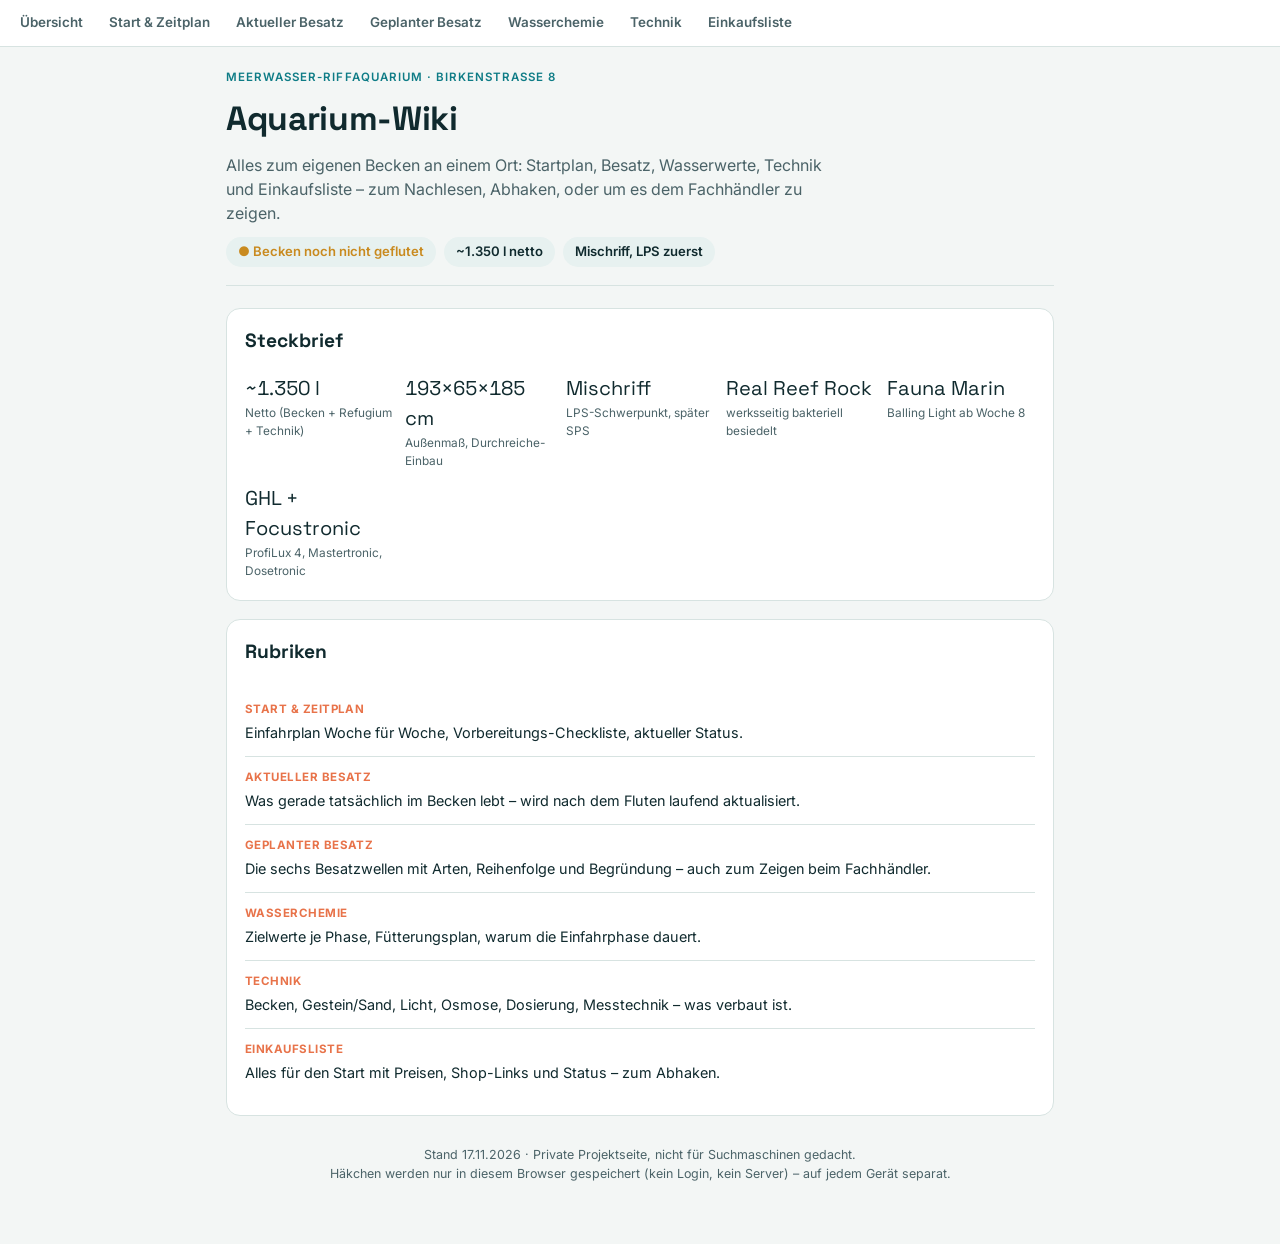
<file: index.html>
<!doctype html>
<html lang="de">
<head>
<meta charset="utf-8">
<meta name="viewport" content="width=device-width,initial-scale=1,viewport-fit=cover">
<title>Aquarium-Wiki Birkenstraße 8</title>
<meta name="robots" content="noindex, nofollow">
<link rel="stylesheet" href="https://fonts.googleapis.com/css2?family=Space+Grotesk:wght@500;700&family=Inter:wght@400;500;600;700&display=swap">
<link rel="stylesheet" href="style.css">
</head>
<body>
<nav class="topnav">
  <a href="index.html">Übersicht</a>
  <a href="start.html">Start &amp; Zeitplan</a>
  <a href="besatz-aktuell.html">Aktueller Besatz</a>
  <a href="besatz-geplant.html">Geplanter Besatz</a>
  <a href="wasserchemie.html">Wasserchemie</a>
  <a href="technik.html">Technik</a>
  <a href="einkauf.html">Einkaufsliste</a>
</nav>
<div class="wrap">
  <div class="hero">
    <div class="eyebrow">Meerwasser-Riffaquarium · Birkenstraße 8</div>
    <h1>Aquarium-Wiki</h1>
    <p class="muted" style="margin:0;max-width:60ch">Alles zum eigenen Becken an einem Ort: Startplan, Besatz, Wasserwerte, Technik und Einkaufsliste – zum Nachlesen, Abhaken, oder um es dem Fachhändler zu zeigen.</p>
    <div class="status-row">
      <span class="pill warn">● Becken noch nicht geflutet</span>
      <span class="pill">~1.350 l netto</span>
      <span class="pill">Mischriff, LPS zuerst</span>
    </div>
  </div>

  <div class="card">
    <div class="section-head"><h2>Steckbrief</h2></div>
    <div class="steckbrief">
      <div class="stat"><div class="num">~1.350 l</div><div class="lbl">Netto (Becken + Refugium + Technik)</div></div>
      <div class="stat"><div class="num">193×65×185 cm</div><div class="lbl">Außenmaß, Durchreiche-Einbau</div></div>
      <div class="stat"><div class="num">Mischriff</div><div class="lbl">LPS-Schwerpunkt, später SPS</div></div>
      <div class="stat"><div class="num">Real Reef Rock</div><div class="lbl">werksseitig bakteriell besiedelt</div></div>
      <div class="stat"><div class="num">Fauna Marin</div><div class="lbl">Balling Light ab Woche 8</div></div>
      <div class="stat"><div class="num">GHL + Focustronic</div><div class="lbl">ProfiLux 4, Mastertronic, Dosetronic</div></div>
    </div>
  </div>

  <div class="card">
    <div class="section-head"><h2>Rubriken</h2></div>
    <div class="cat">
      <div class="block-item"><div class="who">Start &amp; Zeitplan</div><p>Einfahrplan Woche für Woche, Vorbereitungs-Checkliste, aktueller Status.</p></div>
      <div class="block-item"><div class="who">Aktueller Besatz</div><p>Was gerade tatsächlich im Becken lebt – wird nach dem Fluten laufend aktualisiert.</p></div>
      <div class="block-item"><div class="who">Geplanter Besatz</div><p>Die sechs Besatzwellen mit Arten, Reihenfolge und Begründung – auch zum Zeigen beim Fachhändler.</p></div>
      <div class="block-item"><div class="who">Wasserchemie</div><p>Zielwerte je Phase, Fütterungsplan, warum die Einfahrphase dauert.</p></div>
      <div class="block-item"><div class="who">Technik</div><p>Becken, Gestein/Sand, Licht, Osmose, Dosierung, Messtechnik – was verbaut ist.</p></div>
      <div class="block-item"><div class="who">Einkaufsliste</div><p>Alles für den Start mit Preisen, Shop-Links und Status – zum Abhaken.</p></div>
    </div>
  </div>

  <div class="foot">
    Stand 17.11.2026 · Private Projektseite, nicht für Suchmaschinen gedacht.<br>
    Häkchen werden nur in diesem Browser gespeichert (kein Login, kein Server) – auf jedem Gerät separat.
  </div>
</div>
</body>
</html>
</file>
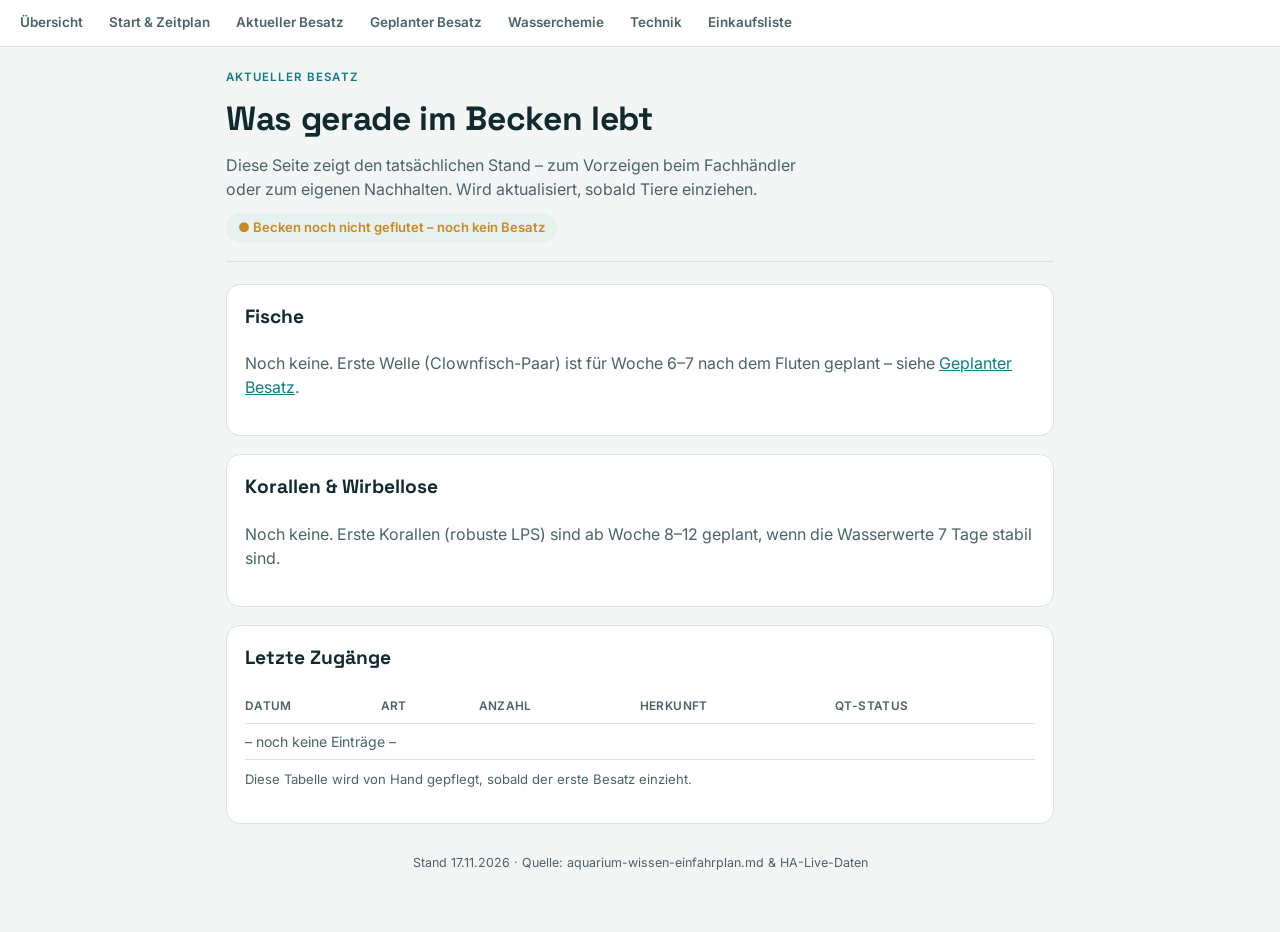
<file: besatz-aktuell.html>
<!doctype html>
<html lang="de">
<head>
<meta charset="utf-8">
<meta name="viewport" content="width=device-width,initial-scale=1,viewport-fit=cover">
<title>Aktueller Besatz – Aquarium-Wiki</title>
<meta name="robots" content="noindex, nofollow">
<link rel="stylesheet" href="https://fonts.googleapis.com/css2?family=Space+Grotesk:wght@500;700&family=Inter:wght@400;500;600;700&display=swap">
<link rel="stylesheet" href="style.css">
</head>
<body>
<nav class="topnav">
  <a href="index.html">Übersicht</a>
  <a href="start.html">Start &amp; Zeitplan</a>
  <a href="besatz-aktuell.html">Aktueller Besatz</a>
  <a href="besatz-geplant.html">Geplanter Besatz</a>
  <a href="wasserchemie.html">Wasserchemie</a>
  <a href="technik.html">Technik</a>
  <a href="einkauf.html">Einkaufsliste</a>
</nav>
<div class="wrap">
  <div class="hero">
    <div class="eyebrow">Aktueller Besatz</div>
    <h1>Was gerade im Becken lebt</h1>
    <p class="muted" style="margin:0;max-width:60ch">Diese Seite zeigt den tatsächlichen Stand – zum Vorzeigen beim Fachhändler oder zum eigenen Nachhalten. Wird aktualisiert, sobald Tiere einziehen.</p>
    <div class="status-row"><span class="pill warn">● Becken noch nicht geflutet – noch kein Besatz</span></div>
  </div>

  <div class="card">
    <div class="section-head"><h2>Fische</h2></div>
    <p class="muted">Noch keine. Erste Welle (Clownfisch-Paar) ist für Woche 6–7 nach dem Fluten geplant – siehe <a href="besatz-geplant.html">Geplanter Besatz</a>.</p>
  </div>

  <div class="card">
    <div class="section-head"><h2>Korallen &amp; Wirbellose</h2></div>
    <p class="muted">Noch keine. Erste Korallen (robuste LPS) sind ab Woche 8–12 geplant, wenn die Wasserwerte 7 Tage stabil sind.</p>
  </div>

  <div class="card">
    <div class="section-head"><h2>Letzte Zugänge</h2></div>
    <div class="tablewrap">
      <table class="data">
        <tr><th>Datum</th><th>Art</th><th>Anzahl</th><th>Herkunft</th><th>QT-Status</th></tr>
        <tr><td colspan="5" class="muted">– noch keine Einträge –</td></tr>
      </table>
    </div>
    <p class="muted" style="font-size:.82rem;margin-top:10px">Diese Tabelle wird von Hand gepflegt, sobald der erste Besatz einzieht.</p>
  </div>

  <div class="foot">Stand 17.11.2026 · Quelle: aquarium-wissen-einfahrplan.md &amp; HA-Live-Daten</div>
</div>
</body>
</html>
</file>
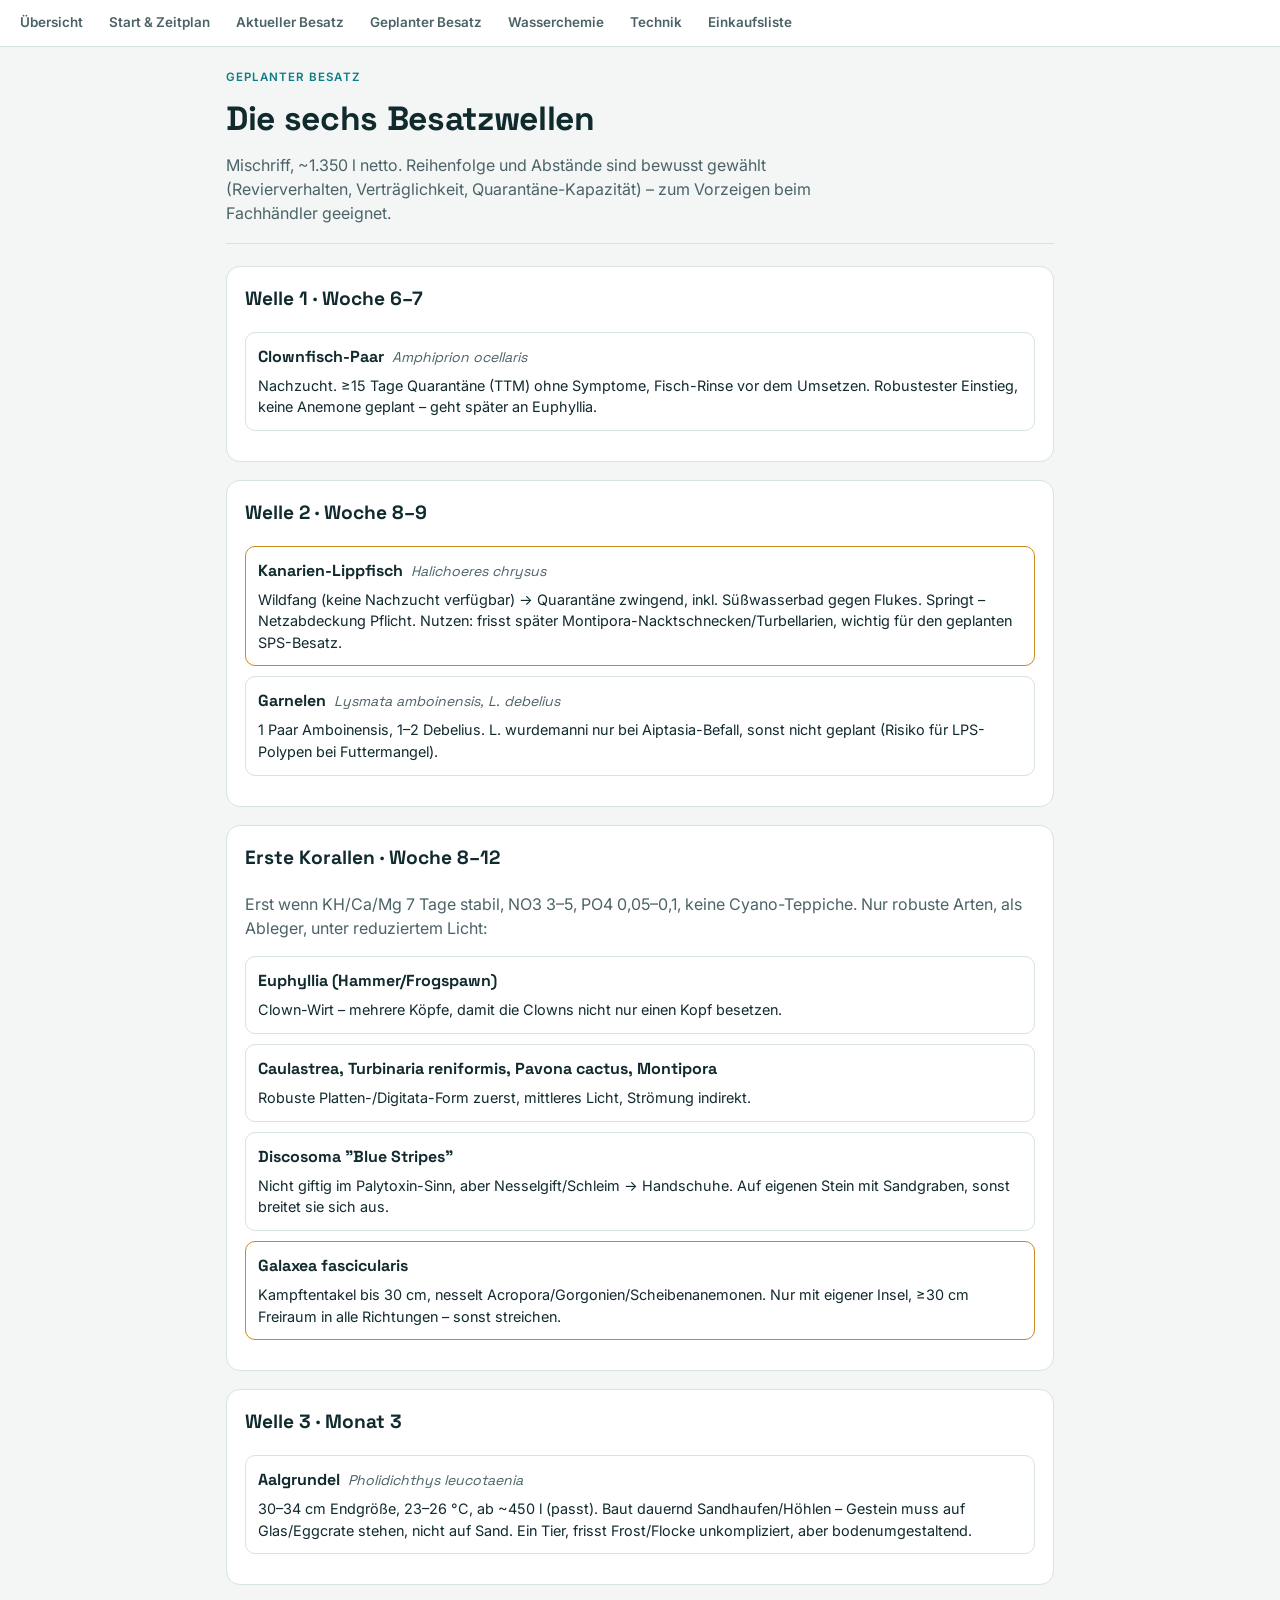
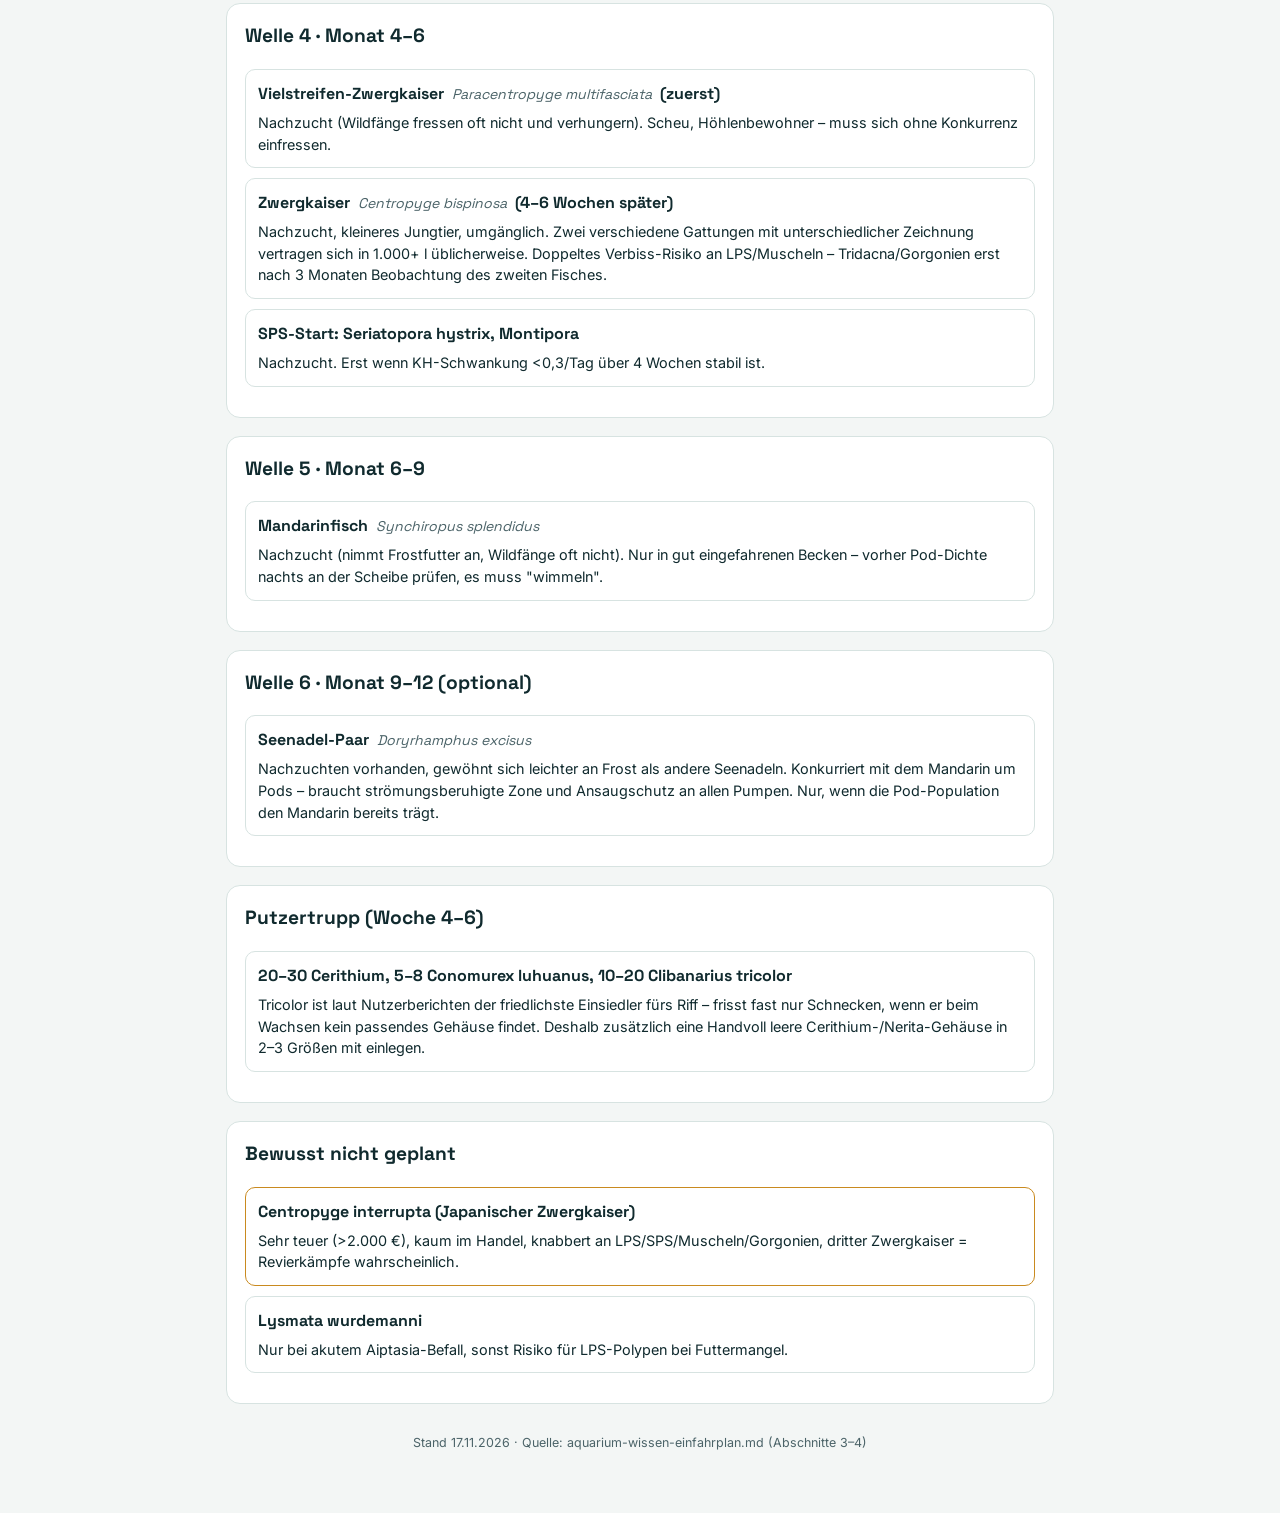
<file: besatz-geplant.html>
<!doctype html>
<html lang="de">
<head>
<meta charset="utf-8">
<meta name="viewport" content="width=device-width,initial-scale=1,viewport-fit=cover">
<title>Geplanter Besatz – Aquarium-Wiki</title>
<meta name="robots" content="noindex, nofollow">
<link rel="stylesheet" href="https://fonts.googleapis.com/css2?family=Space+Grotesk:wght@500;700&family=Inter:wght@400;500;600;700&display=swap">
<link rel="stylesheet" href="style.css">
</head>
<body>
<nav class="topnav">
  <a href="index.html">Übersicht</a>
  <a href="start.html">Start &amp; Zeitplan</a>
  <a href="besatz-aktuell.html">Aktueller Besatz</a>
  <a href="besatz-geplant.html">Geplanter Besatz</a>
  <a href="wasserchemie.html">Wasserchemie</a>
  <a href="technik.html">Technik</a>
  <a href="einkauf.html">Einkaufsliste</a>
</nav>
<div class="wrap">
  <div class="hero">
    <div class="eyebrow">Geplanter Besatz</div>
    <h1>Die sechs Besatzwellen</h1>
    <p class="muted" style="margin:0;max-width:60ch">Mischriff, ~1.350 l netto. Reihenfolge und Abstände sind bewusst gewählt (Revierverhalten, Verträglichkeit, Quarantäne-Kapazität) – zum Vorzeigen beim Fachhändler geeignet.</p>
  </div>

  <div class="card">
    <div class="section-head"><h2>Welle 1 · Woche 6–7</h2></div>
    <div class="species">
      <h3>Clownfisch-Paar <span class="latin">Amphiprion ocellaris</span></h3>
      <p>Nachzucht. ≥15 Tage Quarantäne (TTM) ohne Symptome, Fisch-Rinse vor dem Umsetzen. Robustester Einstieg, keine Anemone geplant – geht später an Euphyllia.</p>
    </div>
  </div>

  <div class="card">
    <div class="section-head"><h2>Welle 2 · Woche 8–9</h2></div>
    <div class="species warn">
      <h3>Kanarien-Lippfisch <span class="latin">Halichoeres chrysus</span></h3>
      <p>Wildfang (keine Nachzucht verfügbar) → Quarantäne zwingend, inkl. Süßwasserbad gegen Flukes. Springt – Netzabdeckung Pflicht. Nutzen: frisst später Montipora-Nacktschnecken/Turbellarien, wichtig für den geplanten SPS-Besatz.</p>
    </div>
    <div class="species">
      <h3>Garnelen <span class="latin">Lysmata amboinensis, L. debelius</span></h3>
      <p>1 Paar Amboinensis, 1–2 Debelius. L. wurdemanni nur bei Aiptasia-Befall, sonst nicht geplant (Risiko für LPS-Polypen bei Futtermangel).</p>
    </div>
  </div>

  <div class="card">
    <div class="section-head"><h2>Erste Korallen · Woche 8–12</h2></div>
    <p class="muted">Erst wenn KH/Ca/Mg 7 Tage stabil, NO3 3–5, PO4 0,05–0,1, keine Cyano-Teppiche. Nur robuste Arten, als Ableger, unter reduziertem Licht:</p>
    <div class="species"><h3>Euphyllia (Hammer/Frogspawn)</h3><p>Clown-Wirt – mehrere Köpfe, damit die Clowns nicht nur einen Kopf besetzen.</p></div>
    <div class="species"><h3>Caulastrea, Turbinaria reniformis, Pavona cactus, Montipora</h3><p>Robuste Platten-/Digitata-Form zuerst, mittleres Licht, Strömung indirekt.</p></div>
    <div class="species"><h3>Discosoma "Blue Stripes"</h3><p>Nicht giftig im Palytoxin-Sinn, aber Nesselgift/Schleim → Handschuhe. Auf eigenen Stein mit Sandgraben, sonst breitet sie sich aus.</p></div>
    <div class="species warn"><h3>Galaxea fascicularis</h3><p>Kampftentakel bis 30 cm, nesselt Acropora/Gorgonien/Scheibenanemonen. Nur mit eigener Insel, ≥30 cm Freiraum in alle Richtungen – sonst streichen.</p></div>
  </div>

  <div class="card">
    <div class="section-head"><h2>Welle 3 · Monat 3</h2></div>
    <div class="species">
      <h3>Aalgrundel <span class="latin">Pholidichthys leucotaenia</span></h3>
      <p>30–34 cm Endgröße, 23–26 °C, ab ~450 l (passt). Baut dauernd Sandhaufen/Höhlen – Gestein muss auf Glas/Eggcrate stehen, nicht auf Sand. Ein Tier, frisst Frost/Flocke unkompliziert, aber bodenumgestaltend.</p>
    </div>
  </div>

  <div class="card">
    <div class="section-head"><h2>Welle 4 · Monat 4–6</h2></div>
    <div class="species">
      <h3>Vielstreifen-Zwergkaiser <span class="latin">Paracentropyge multifasciata</span> (zuerst)</h3>
      <p>Nachzucht (Wildfänge fressen oft nicht und verhungern). Scheu, Höhlenbewohner – muss sich ohne Konkurrenz einfressen.</p>
    </div>
    <div class="species">
      <h3>Zwergkaiser <span class="latin">Centropyge bispinosa</span> (4–6 Wochen später)</h3>
      <p>Nachzucht, kleineres Jungtier, umgänglich. Zwei verschiedene Gattungen mit unterschiedlicher Zeichnung vertragen sich in 1.000+ l üblicherweise. Doppeltes Verbiss-Risiko an LPS/Muscheln – Tridacna/Gorgonien erst nach 3 Monaten Beobachtung des zweiten Fisches.</p>
    </div>
    <div class="species"><h3>SPS-Start: Seriatopora hystrix, Montipora</h3><p>Nachzucht. Erst wenn KH-Schwankung &lt;0,3/Tag über 4 Wochen stabil ist.</p></div>
  </div>

  <div class="card">
    <div class="section-head"><h2>Welle 5 · Monat 6–9</h2></div>
    <div class="species">
      <h3>Mandarinfisch <span class="latin">Synchiropus splendidus</span></h3>
      <p>Nachzucht (nimmt Frostfutter an, Wildfänge oft nicht). Nur in gut eingefahrenen Becken – vorher Pod-Dichte nachts an der Scheibe prüfen, es muss "wimmeln".</p>
    </div>
  </div>

  <div class="card">
    <div class="section-head"><h2>Welle 6 · Monat 9–12 (optional)</h2></div>
    <div class="species">
      <h3>Seenadel-Paar <span class="latin">Doryrhamphus excisus</span></h3>
      <p>Nachzuchten vorhanden, gewöhnt sich leichter an Frost als andere Seenadeln. Konkurriert mit dem Mandarin um Pods – braucht strömungsberuhigte Zone und Ansaugschutz an allen Pumpen. Nur, wenn die Pod-Population den Mandarin bereits trägt.</p>
    </div>
  </div>

  <div class="card">
    <div class="section-head"><h2>Putzertrupp (Woche 4–6)</h2></div>
    <div class="species"><h3>20–30 Cerithium, 5–8 Conomurex luhuanus, 10–20 Clibanarius tricolor</h3><p>Tricolor ist laut Nutzerberichten der friedlichste Einsiedler fürs Riff – frisst fast nur Schnecken, wenn er beim Wachsen kein passendes Gehäuse findet. Deshalb zusätzlich eine Handvoll leere Cerithium-/Nerita-Gehäuse in 2–3 Größen mit einlegen.</p></div>
  </div>

  <div class="card">
    <div class="section-head"><h2>Bewusst nicht geplant</h2></div>
    <div class="species warn"><h3>Centropyge interrupta (Japanischer Zwergkaiser)</h3><p>Sehr teuer (&gt;2.000 €), kaum im Handel, knabbert an LPS/SPS/Muscheln/Gorgonien, dritter Zwergkaiser = Revierkämpfe wahrscheinlich.</p></div>
    <div class="species"><h3>Lysmata wurdemanni</h3><p>Nur bei akutem Aiptasia-Befall, sonst Risiko für LPS-Polypen bei Futtermangel.</p></div>
  </div>

  <div class="foot">Stand 17.11.2026 · Quelle: aquarium-wissen-einfahrplan.md (Abschnitte 3–4)</div>
</div>
</body>
</html>
</file>
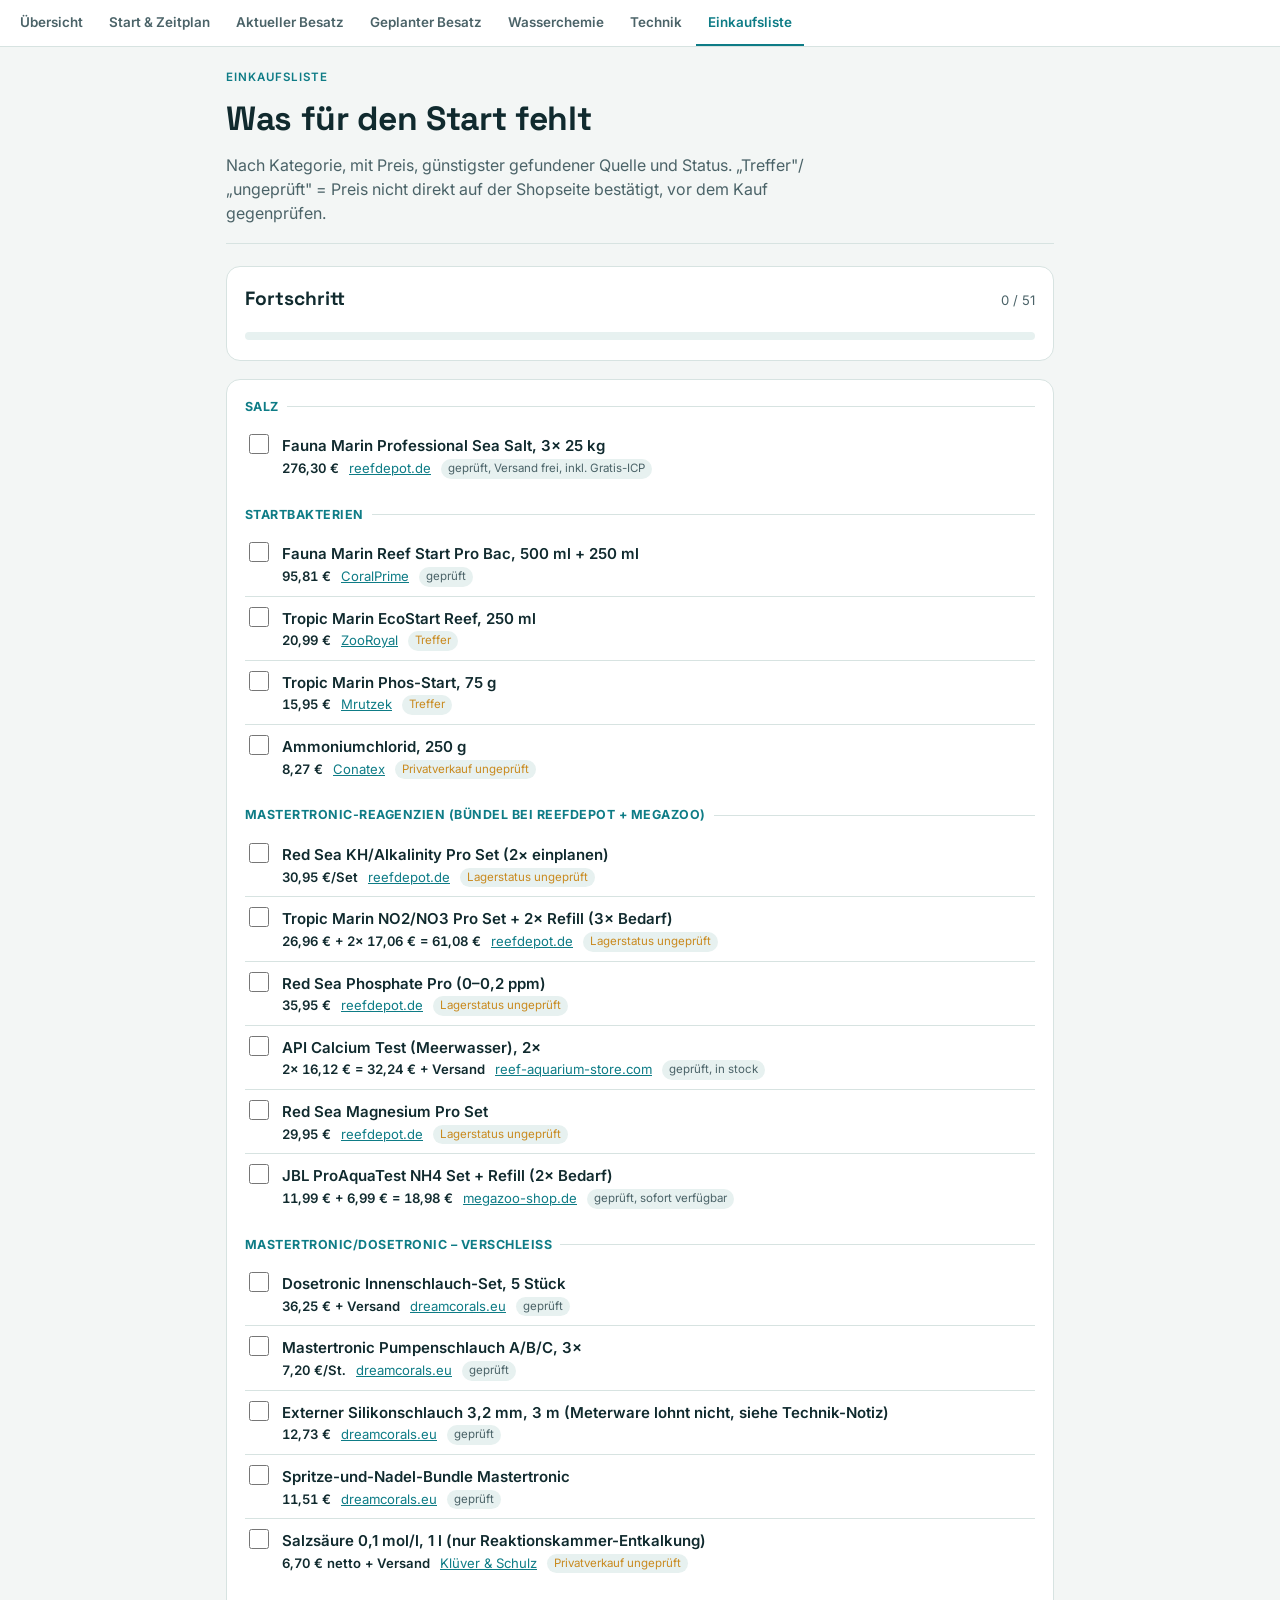
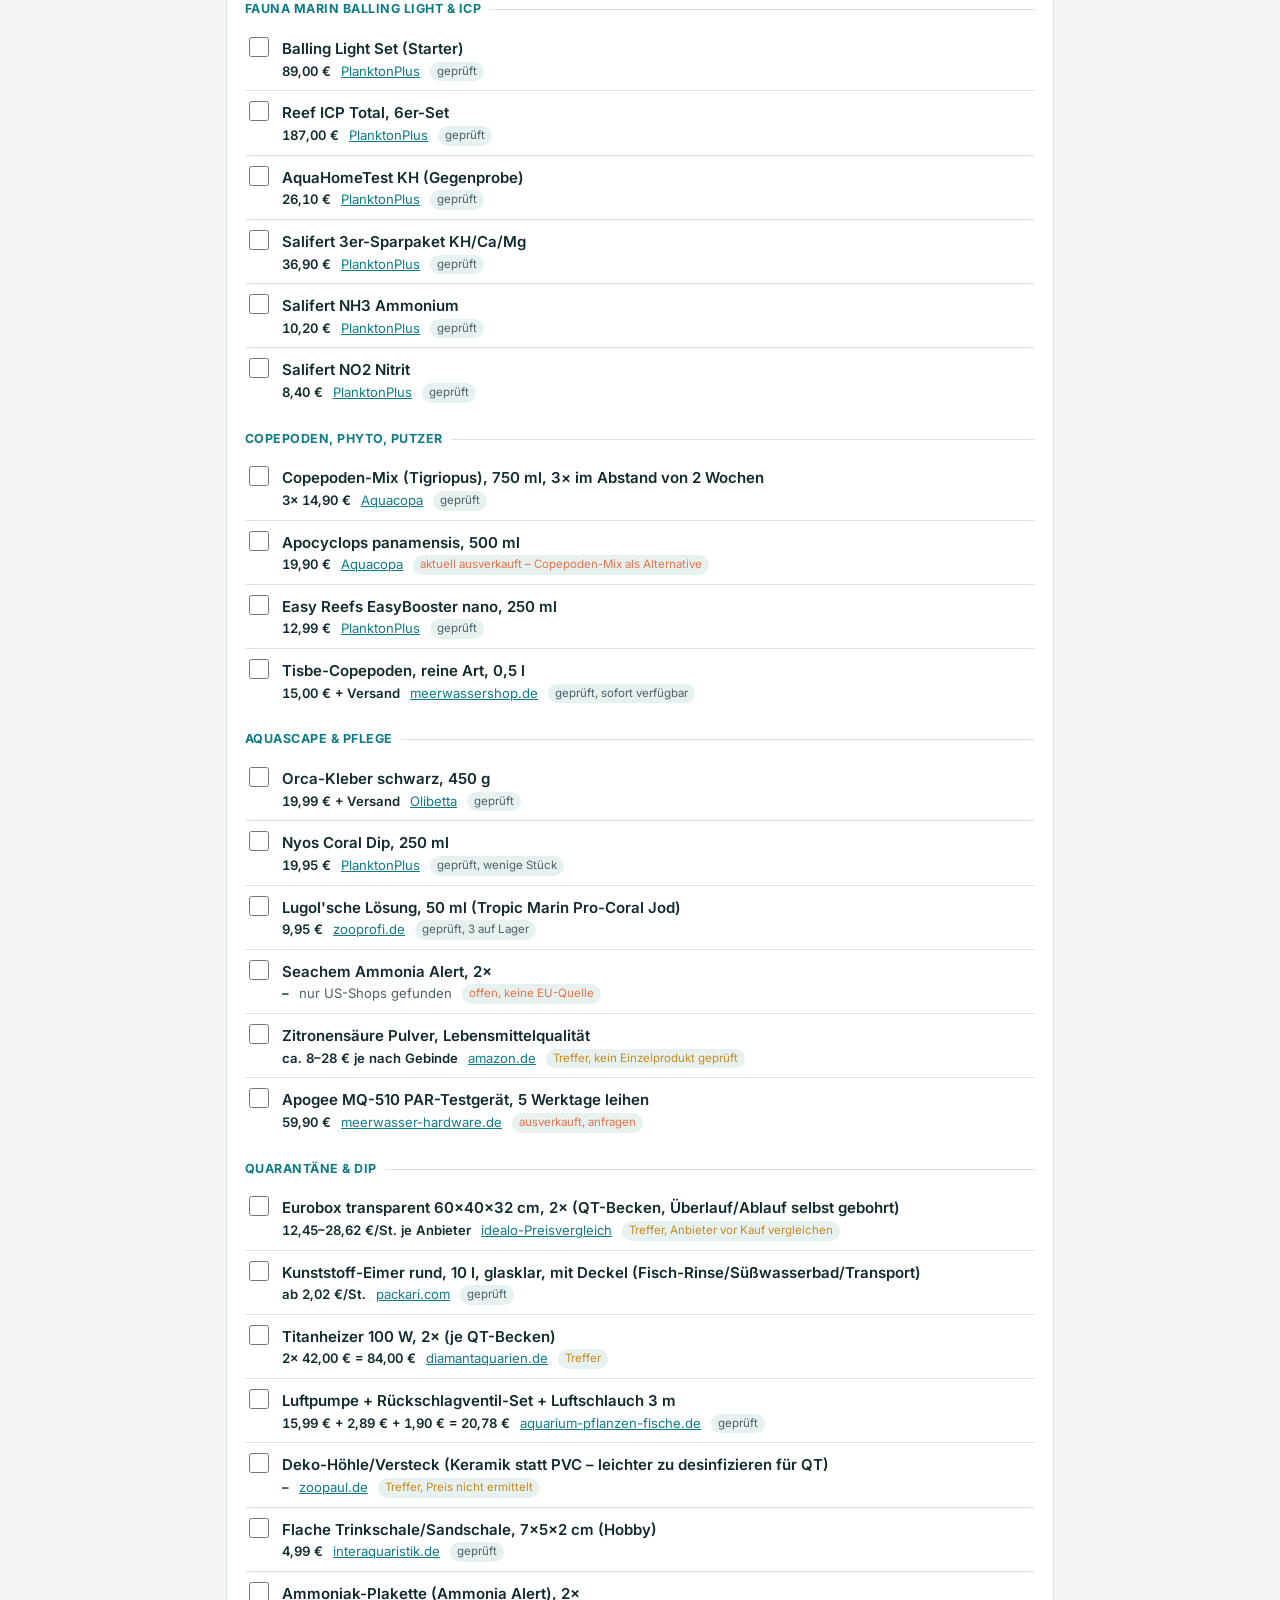
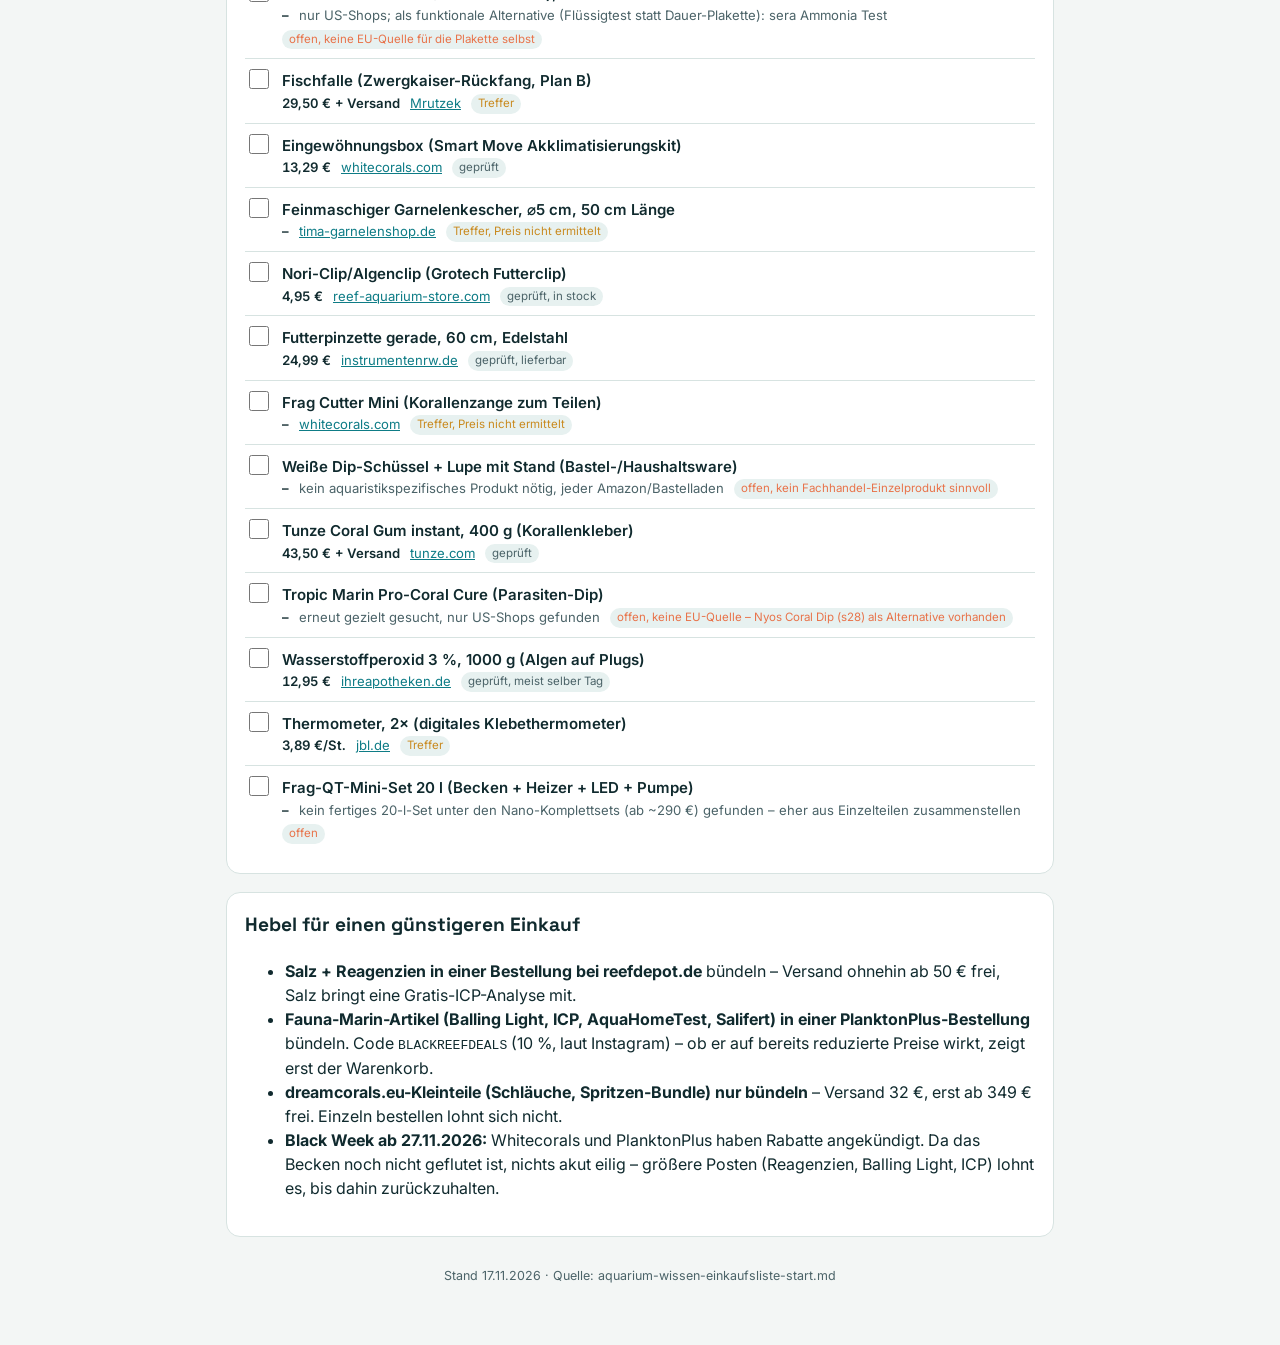
<file: einkauf.html>
<!doctype html>
<html lang="de">
<head>
<meta charset="utf-8">
<meta name="viewport" content="width=device-width,initial-scale=1,viewport-fit=cover">
<title>Einkaufsliste – Aquarium-Wiki</title>
<meta name="robots" content="noindex, nofollow">
<link rel="stylesheet" href="https://fonts.googleapis.com/css2?family=Space+Grotesk:wght@500;700&family=Inter:wght@400;500;600;700&display=swap">
<link rel="stylesheet" href="style.css">
</head>
<body>
<nav class="topnav">
  <a href="index.html">Übersicht</a>
  <a href="start.html">Start &amp; Zeitplan</a>
  <a href="besatz-aktuell.html">Aktueller Besatz</a>
  <a href="besatz-geplant.html">Geplanter Besatz</a>
  <a href="wasserchemie.html">Wasserchemie</a>
  <a href="technik.html">Technik</a>
  <a href="einkauf.html">Einkaufsliste</a>
</nav>
<div class="wrap">
  <div class="hero">
    <div class="eyebrow">Einkaufsliste</div>
    <h1>Was für den Start fehlt</h1>
    <p class="muted" style="margin:0;max-width:60ch">Nach Kategorie, mit Preis, günstigster gefundener Quelle und Status. „Treffer"/„ungeprüft" = Preis nicht direkt auf der Shopseite bestätigt, vor dem Kauf gegenprüfen.</p>
  </div>

  <div class="card">
    <div class="section-head"><h2>Fortschritt</h2><span class="muted" data-progress style="font-size:.82rem"></span></div>
    <div class="progress-track"><div class="progress-fill" data-progressbar></div></div>
  </div>

  <div class="card" id="shopList">
    <div class="cat">
      <div class="cat-title">Salz<span class="line"></span></div>
      <label class="item" data-id="s1"><input type="checkbox" data-id="s1"><span class="body"><span class="label">Fauna Marin Professional Sea Salt, 3× 25 kg</span><span class="meta"><span class="price">276,30 €</span><a href="https://reefdepot.de/fauna-marin/2123-meerwasser-aquaristik-fauna-marin-professional-sea-salt-25kg-4260119457584.html" target="_blank" rel="noopener">reefdepot.de</a><span class="tag">geprüft, Versand frei, inkl. Gratis-ICP</span></span></span></label>
    </div>

    <div class="cat">
      <div class="cat-title">Startbakterien<span class="line"></span></div>
      <label class="item" data-id="s2"><input type="checkbox" data-id="s2"><span class="body"><span class="label">Fauna Marin Reef Start Pro Bac, 500 ml + 250 ml</span><span class="meta"><span class="price">95,81 €</span><a href="https://coralprime.de/products/fauna-marin-reef-start-pro-bac" target="_blank" rel="noopener">CoralPrime</a><span class="tag">geprüft</span></span></span></label>
      <label class="item" data-id="s3"><input type="checkbox" data-id="s3"><span class="body"><span class="label">Tropic Marin EcoStart Reef, 250 ml</span><span class="meta"><span class="price">20,99 €</span><a href="https://www.zooroyal.de/p/tropic-marin-ecostart-reef-250-ml/1000112582/" target="_blank" rel="noopener">ZooRoyal</a><span class="tag unsicher">Treffer</span></span></span></label>
      <label class="item" data-id="s4"><input type="checkbox" data-id="s4"><span class="body"><span class="label">Tropic Marin Phos-Start, 75 g</span><span class="meta"><span class="price">15,95 €</span><a href="https://www.shop-meeresaquaristik.de/Futter-und-Zubehoer/Korallenfutter/Tropic-Marin/Tropic-Marin-Phos-Start-75-g-24462::40200.html" target="_blank" rel="noopener">Mrutzek</a><span class="tag unsicher">Treffer</span></span></span></label>
      <label class="item" data-id="s5"><input type="checkbox" data-id="s5"><span class="body"><span class="label">Ammoniumchlorid, 250 g</span><span class="meta"><span class="price">8,27 €</span><a href="https://www.conatex.com/zentralabitur-kmk-konform/chemie-abitur-materialliste/chemikalien/ammoniumchlorid-250-g.html" target="_blank" rel="noopener">Conatex</a><span class="tag unsicher">Privatverkauf ungeprüft</span></span></span></label>
    </div>

    <div class="cat">
      <div class="cat-title">Mastertronic-Reagenzien (Bündel bei reefdepot + megazoo)<span class="line"></span></div>
      <label class="item" data-id="s6"><input type="checkbox" data-id="s6"><span class="body"><span class="label">Red Sea KH/Alkalinity Pro Set (2× einplanen)</span><span class="meta"><span class="price">30,95 €/Set</span><a href="https://reefdepot.de/red-sea/1105-alkalinitaet-pro-testkit-red-sea-7290100772058.html" target="_blank" rel="noopener">reefdepot.de</a><span class="tag unsicher">Lagerstatus ungeprüft</span></span></span></label>
      <label class="item" data-id="s7"><input type="checkbox" data-id="s7"><span class="body"><span class="label">Tropic Marin NO2/NO3 Pro Set + 2× Refill (3× Bedarf)</span><span class="meta"><span class="price">26,96 € + 2× 17,06 € = 61,08 €</span><a href="https://reefdepot.de/tropic-marin/2751-tropic-marin-no2-no3-pro-test-0619106283608.html" target="_blank" rel="noopener">reefdepot.de</a><span class="tag unsicher">Lagerstatus ungeprüft</span></span></span></label>
      <label class="item" data-id="s8"><input type="checkbox" data-id="s8"><span class="body"><span class="label">Red Sea Phosphate Pro (0–0,2 ppm)</span><span class="meta"><span class="price">35,95 €</span><a href="https://reefdepot.de/red-sea/1112-phosphat-pro-testkit-red-sea-7290100772089.html" target="_blank" rel="noopener">reefdepot.de</a><span class="tag unsicher">Lagerstatus ungeprüft</span></span></span></label>
      <label class="item" data-id="s9"><input type="checkbox" data-id="s9"><span class="body"><span class="label">API Calcium Test (Meerwasser), 2×</span><span class="meta"><span class="price">2× 16,12 € = 32,24 € + Versand</span><a href="https://reef-aquarium-store.com/api-liquid-calcium-test-kit" target="_blank" rel="noopener">reef-aquarium-store.com</a><span class="tag">geprüft, in stock</span></span></span></label>
      <label class="item" data-id="s10"><input type="checkbox" data-id="s10"><span class="body"><span class="label">Red Sea Magnesium Pro Set</span><span class="meta"><span class="price">29,95 €</span><a href="https://reefdepot.de/red-sea/1110-magnesium-pro-testkit-red-sea-7290100772065.html" target="_blank" rel="noopener">reefdepot.de</a><span class="tag unsicher">Lagerstatus ungeprüft</span></span></span></label>
      <label class="item" data-id="s11"><input type="checkbox" data-id="s11"><span class="body"><span class="label">JBL ProAquaTest NH4 Set + Refill (2× Bedarf)</span><span class="meta"><span class="price">11,99 € + 6,99 € = 18,98 €</span><a href="https://www.megazoo-shop.de/PROAQUATEST-NH4-Ammonium" target="_blank" rel="noopener">megazoo-shop.de</a><span class="tag">geprüft, sofort verfügbar</span></span></span></label>
    </div>

    <div class="cat">
      <div class="cat-title">Mastertronic/Dosetronic – Verschleiß<span class="line"></span></div>
      <label class="item" data-id="s12"><input type="checkbox" data-id="s12"><span class="body"><span class="label">Dosetronic Innenschlauch-Set, 5 Stück</span><span class="meta"><span class="price">36,25 € + Versand</span><a href="https://www.dreamcorals.eu/en/detail/3243130/dosetronic-pump-inner-hose-replacement-pack-5-pcs.htm" target="_blank" rel="noopener">dreamcorals.eu</a><span class="tag">geprüft</span></span></span></label>
      <label class="item" data-id="s13"><input type="checkbox" data-id="s13"><span class="body"><span class="label">Mastertronic Pumpenschlauch A/B/C, 3×</span><span class="meta"><span class="price">7,20 €/St.</span><a href="https://www.dreamcorals.eu/en/detail/3138008/mastertronic-pump-abc-inner-hose.htm" target="_blank" rel="noopener">dreamcorals.eu</a><span class="tag">geprüft</span></span></span></label>
      <label class="item" data-id="s14"><input type="checkbox" data-id="s14"><span class="body"><span class="label">Externer Silikonschlauch 3,2 mm, 3 m (Meterware lohnt nicht, siehe Technik-Notiz)</span><span class="meta"><span class="price">12,73 €</span><a href="https://www.dreamcorals.eu/en/detail/3135728/high-quality-silicone-hose-3-2-mm-3-meters.htm" target="_blank" rel="noopener">dreamcorals.eu</a><span class="tag">geprüft</span></span></span></label>
      <label class="item" data-id="s15"><input type="checkbox" data-id="s15"><span class="body"><span class="label">Spritze-und-Nadel-Bundle Mastertronic</span><span class="meta"><span class="price">11,51 €</span><a href="https://www.dreamcorals.eu/en/detail/3137754/syringe-needle-bundle-4-6-for-mastertronic.htm" target="_blank" rel="noopener">dreamcorals.eu</a><span class="tag">geprüft</span></span></span></label>
      <label class="item" data-id="s16"><input type="checkbox" data-id="s16"><span class="body"><span class="label">Salzsäure 0,1 mol/l, 1 l (nur Reaktionskammer-Entkalkung)</span><span class="meta"><span class="price">6,70 € netto + Versand</span><a href="https://klueverundschulz.de/Salzsaeure-0-1-mol-L/882319534" target="_blank" rel="noopener">Klüver &amp; Schulz</a><span class="tag unsicher">Privatverkauf ungeprüft</span></span></span></label>
    </div>

    <div class="cat">
      <div class="cat-title">Fauna Marin Balling Light &amp; ICP<span class="line"></span></div>
      <label class="item" data-id="s17"><input type="checkbox" data-id="s17"><span class="body"><span class="label">Balling Light Set (Starter)</span><span class="meta"><span class="price">89,00 €</span><a href="https://www.planktonplus.de/aktion-fauna-marin-balling-light-set-komplettes-starter-set/FMBASETL" target="_blank" rel="noopener">PlanktonPlus</a><span class="tag">geprüft</span></span></span></label>
      <label class="item" data-id="s18"><input type="checkbox" data-id="s18"><span class="body"><span class="label">Reef ICP Total, 6er-Set</span><span class="meta"><span class="price">187,00 €</span><a href="https://www.planktonplus.de/fauna-marin-reef-icp-test-total-6er-set/2822" target="_blank" rel="noopener">PlanktonPlus</a><span class="tag">geprüft</span></span></span></label>
      <label class="item" data-id="s19"><input type="checkbox" data-id="s19"><span class="body"><span class="label">AquaHomeTest KH (Gegenprobe)</span><span class="meta"><span class="price">26,10 €</span><a href="https://www.planktonplus.de/fauna-marin-aquahometest-kh-alkalinitaet-test-fuer-meerwasseraquarien/FMTESTKH" target="_blank" rel="noopener">PlanktonPlus</a><span class="tag">geprüft</span></span></span></label>
      <label class="item" data-id="s20"><input type="checkbox" data-id="s20"><span class="body"><span class="label">Salifert 3er-Sparpaket KH/Ca/Mg</span><span class="meta"><span class="price">36,90 €</span><a href="https://www.planktonplus.de/salifert-test-3er-sparpaket-kh-ca-mg/ZWT003" target="_blank" rel="noopener">PlanktonPlus</a><span class="tag">geprüft</span></span></span></label>
      <label class="item" data-id="s21"><input type="checkbox" data-id="s21"><span class="body"><span class="label">Salifert NH3 Ammonium</span><span class="meta"><span class="price">10,20 €</span><a href="https://www.planktonplus.de/salifert-profi-test-nh3-ammonium/ZWT013" target="_blank" rel="noopener">PlanktonPlus</a><span class="tag">geprüft</span></span></span></label>
      <label class="item" data-id="s22"><input type="checkbox" data-id="s22"><span class="body"><span class="label">Salifert NO2 Nitrit</span><span class="meta"><span class="price">8,40 €</span><a href="https://www.planktonplus.de/salifert-profi-test-no2-nitrit/ZWT007" target="_blank" rel="noopener">PlanktonPlus</a><span class="tag">geprüft</span></span></span></label>
    </div>

    <div class="cat">
      <div class="cat-title">Copepoden, Phyto, Putzer<span class="line"></span></div>
      <label class="item" data-id="s23"><input type="checkbox" data-id="s23"><span class="body"><span class="label">Copepoden-Mix (Tigriopus), 750 ml, 3× im Abstand von 2 Wochen</span><span class="meta"><span class="price">3× 14,90 €</span><a href="https://www.aquacopa.de/zooplankton-copalife/copepoden-mix/" target="_blank" rel="noopener">Aquacopa</a><span class="tag">geprüft</span></span></span></label>
      <label class="item" data-id="s24"><input type="checkbox" data-id="s24"><span class="body"><span class="label">Apocyclops panamensis, 500 ml</span><span class="meta"><span class="price">19,90 €</span><a href="https://www.aquacopa.de/zooplankton-copalife/apocyclops-panamensis/" target="_blank" rel="noopener">Aquacopa</a><span class="tag offen">aktuell ausverkauft – Copepoden-Mix als Alternative</span></span></span></label>
      <label class="item" data-id="s25"><input type="checkbox" data-id="s25"><span class="body"><span class="label">Easy Reefs EasyBooster nano, 250 ml</span><span class="meta"><span class="price">12,99 €</span><a href="https://www.planktonplus.de/easy-reefs-easybooster-nano-250-ml/ERBOONANO" target="_blank" rel="noopener">PlanktonPlus</a><span class="tag">geprüft</span></span></span></label>
      <label class="item" data-id="s26"><input type="checkbox" data-id="s26"><span class="body"><span class="label">Tisbe-Copepoden, reine Art, 0,5 l</span><span class="meta"><span class="price">15,00 € + Versand</span><a href="https://www.meerwassershop.de/Copepoden-Tisbe/SW40010.05" target="_blank" rel="noopener">meerwassershop.de</a><span class="tag">geprüft, sofort verfügbar</span></span></span></label>
    </div>

    <div class="cat">
      <div class="cat-title">Aquascape &amp; Pflege<span class="line"></span></div>
      <label class="item" data-id="s27"><input type="checkbox" data-id="s27"><span class="body"><span class="label">Orca-Kleber schwarz, 450 g</span><span class="meta"><span class="price">19,99 € + Versand</span><a href="https://www.olibetta.de/aquarium-muenster/orca-unterwasserkleber-schwarz" target="_blank" rel="noopener">Olibetta</a><span class="tag">geprüft</span></span></span></label>
      <label class="item" data-id="s28"><input type="checkbox" data-id="s28"><span class="body"><span class="label">Nyos Coral Dip, 250 ml</span><span class="meta"><span class="price">19,95 €</span><a href="https://www.planktonplus.de/nyos-coral-dip-korallendip-250-ml/4665" target="_blank" rel="noopener">PlanktonPlus</a><span class="tag">geprüft, wenige Stück</span></span></span></label>
      <label class="item" data-id="s29"><input type="checkbox" data-id="s29"><span class="body"><span class="label">Lugol'sche Lösung, 50 ml (Tropic Marin Pro-Coral Jod)</span><span class="meta"><span class="price">9,95 €</span><a href="https://www.zooprofi.de/tropic-marin-pro-coral-jod" target="_blank" rel="noopener">zooprofi.de</a><span class="tag">geprüft, 3 auf Lager</span></span></span></label>
      <label class="item" data-id="s30"><input type="checkbox" data-id="s30"><span class="body"><span class="label">Seachem Ammonia Alert, 2×</span><span class="meta"><span class="price">–</span><span>nur US-Shops gefunden</span><span class="tag offen">offen, keine EU-Quelle</span></span></span></label>
      <label class="item" data-id="s31"><input type="checkbox" data-id="s31"><span class="body"><span class="label">Zitronensäure Pulver, Lebensmittelqualität</span><span class="meta"><span class="price">ca. 8–28 € je nach Gebinde</span><a href="https://www.amazon.de/zitronens%C3%A4ure-pulver/s?k=zitronens%C3%A4ure+pulver" target="_blank" rel="noopener">amazon.de</a><span class="tag unsicher">Treffer, kein Einzelprodukt geprüft</span></span></span></label>
      <label class="item" data-id="s32"><input type="checkbox" data-id="s32"><span class="body"><span class="label">Apogee MQ-510 PAR-Testgerät, 5 Werktage leihen</span><span class="meta"><span class="price">59,90 €</span><a href="https://meerwasser-hardware.de/products/apogee-par-quantummeter-mq-510-test-it-testger-t" target="_blank" rel="noopener">meerwasser-hardware.de</a><span class="tag offen">ausverkauft, anfragen</span></span></span></label>
    </div>
    <div class="cat">
      <div class="cat-title">Quarantäne &amp; Dip<span class="line"></span></div>
      <label class="item" data-id="s47"><input type="checkbox" data-id="s47"><span class="body"><span class="label">Eurobox transparent 60×40×32 cm, 2× (QT-Becken, Überlauf/Ablauf selbst gebohrt)</span><span class="meta"><span class="price">12,45–28,62 €/St. je Anbieter</span><a href="https://www.idealo.de" target="_blank" rel="noopener">idealo-Preisvergleich</a><span class="tag unsicher">Treffer, Anbieter vor Kauf vergleichen</span></span></span></label>
      <label class="item" data-id="s48"><input type="checkbox" data-id="s48"><span class="body"><span class="label">Kunststoff-Eimer rund, 10 l, glasklar, mit Deckel (Fisch-Rinse/Süßwasserbad/Transport)</span><span class="meta"><span class="price">ab 2,02 €/St.</span><a href="https://www.packari.com/Produkte/Kunststoff-Eimer/Runde-Kunststoffeimer/" target="_blank" rel="noopener">packari.com</a><span class="tag">geprüft</span></span></span></label>
      <label class="item" data-id="s33"><input type="checkbox" data-id="s33"><span class="body"><span class="label">Titanheizer 100 W, 2× (je QT-Becken)</span><span class="meta"><span class="price">2× 42,00 € = 84,00 €</span><a href="https://www.diamantaquarien.de/shop/produkt/aqua-medic-titanium-heater-100-w-500-w/" target="_blank" rel="noopener">diamantaquarien.de</a><span class="tag unsicher">Treffer</span></span></span></label>
      <label class="item" data-id="s34"><input type="checkbox" data-id="s34"><span class="body"><span class="label">Luftpumpe + Rückschlagventil-Set + Luftschlauch 3 m</span><span class="meta"><span class="price">15,99 € + 2,89 € + 1,90 € = 20,78 €</span><a href="https://aquarium-pflanzen-fische.de/sauerstoffpumpe-aquarium/airflow-luftpumpe-ausgang-1-2-4-mini" target="_blank" rel="noopener">aquarium-pflanzen-fische.de</a><span class="tag">geprüft</span></span></span></label>
      <label class="item" data-id="s35"><input type="checkbox" data-id="s35"><span class="body"><span class="label">Deko-Höhle/Versteck (Keramik statt PVC – leichter zu desinfizieren für QT)</span><span class="meta"><span class="price">–</span><a href="https://zoopaul.de/aquarium-deko-titanic_73" target="_blank" rel="noopener">zoopaul.de</a><span class="tag unsicher">Treffer, Preis nicht ermittelt</span></span></span></label>
      <label class="item" data-id="s36"><input type="checkbox" data-id="s36"><span class="body"><span class="label">Flache Trinkschale/Sandschale, 7×5×2 cm (Hobby)</span><span class="meta"><span class="price">4,99 €</span><a href="https://www.interaquaristik.de/terrarium-zubehoer/trinkschalen-badeschalen" target="_blank" rel="noopener">interaquaristik.de</a><span class="tag">geprüft</span></span></span></label>
      <label class="item" data-id="s37"><input type="checkbox" data-id="s37"><span class="body"><span class="label">Ammoniak-Plakette (Ammonia Alert), 2×</span><span class="meta"><span class="price">–</span><span>nur US-Shops; als funktionale Alternative (Flüssigtest statt Dauer-Plakette): sera Ammonia Test</span><span class="tag offen">offen, keine EU-Quelle für die Plakette selbst</span></span></span></label>
      <label class="item" data-id="s38"><input type="checkbox" data-id="s38"><span class="body"><span class="label">Fischfalle (Zwergkaiser-Rückfang, Plan B)</span><span class="meta"><span class="price">29,50 € + Versand</span><a href="https://www.shop-meeresaquaristik.de/Zubehoer-Ersatzteile/Fanggeraete:::181_51.html" target="_blank" rel="noopener">Mrutzek</a><span class="tag unsicher">Treffer</span></span></span></label>
      <label class="item" data-id="s39"><input type="checkbox" data-id="s39"><span class="body"><span class="label">Eingewöhnungsbox (Smart Move Akklimatisierungskit)</span><span class="meta"><span class="price">13,29 €</span><a href="https://www.whitecorals.com/de/meerwasseraquarium-technik/fischfangnetze-fallen/aquarium-muenster-smart-move-akklimatisierungskit" target="_blank" rel="noopener">whitecorals.com</a><span class="tag">geprüft</span></span></span></label>
      <label class="item" data-id="s40"><input type="checkbox" data-id="s40"><span class="body"><span class="label">Feinmaschiger Garnelenkescher, ⌀5 cm, 50 cm Länge</span><span class="meta"><span class="price">–</span><a href="https://tima-garnelenshop.de/garnelenkescher-5cm-rund-50cm-gesamtlaenge" target="_blank" rel="noopener">tima-garnelenshop.de</a><span class="tag unsicher">Treffer, Preis nicht ermittelt</span></span></span></label>
      <label class="item" data-id="s41"><input type="checkbox" data-id="s41"><span class="body"><span class="label">Nori-Clip/Algenclip (Grotech Futterclip)</span><span class="meta"><span class="price">4,95 €</span><a href="https://reef-aquarium-store.com/grotech-futterclip-foodclip" target="_blank" rel="noopener">reef-aquarium-store.com</a><span class="tag">geprüft, in stock</span></span></span></label>
      <label class="item" data-id="s42a"><input type="checkbox" data-id="s42a"><span class="body"><span class="label">Futterpinzette gerade, 60 cm, Edelstahl</span><span class="meta"><span class="price">24,99 €</span><a href="https://www.instrumentenrw.de/Aquaristik-Terraristik/Futterpinzetten/Futterpinzette-Pinzette-gerade-60cm-rostfrei-Aquarium::1403.html" target="_blank" rel="noopener">instrumentenrw.de</a><span class="tag">geprüft, lieferbar</span></span></span></label>
      <label class="item" data-id="s42b"><input type="checkbox" data-id="s42b"><span class="body"><span class="label">Frag Cutter Mini (Korallenzange zum Teilen)</span><span class="meta"><span class="price">–</span><a href="https://www.whitecorals.com/en/dry-goods-/fragging-supplies/fragging-tools/aqua-medic-coral-cutter-mini" target="_blank" rel="noopener">whitecorals.com</a><span class="tag unsicher">Treffer, Preis nicht ermittelt</span></span></span></label>
      <label class="item" data-id="s42c"><input type="checkbox" data-id="s42c"><span class="body"><span class="label">Weiße Dip-Schüssel + Lupe mit Stand (Bastel-/Haushaltsware)</span><span class="meta"><span class="price">–</span><span>kein aquaristikspezifisches Produkt nötig, jeder Amazon/Bastelladen</span><span class="tag offen">offen, kein Fachhandel-Einzelprodukt sinnvoll</span></span></span></label>
      <label class="item" data-id="s43"><input type="checkbox" data-id="s43"><span class="body"><span class="label">Tunze Coral Gum instant, 400 g (Korallenkleber)</span><span class="meta"><span class="price">43,50 € + Versand</span><a href="https://tunze.com/Coral-Gum-instant-400-g-14.11oz./0104.760" target="_blank" rel="noopener">tunze.com</a><span class="tag">geprüft</span></span></span></label>
      <label class="item" data-id="s44"><input type="checkbox" data-id="s44"><span class="body"><span class="label">Tropic Marin Pro-Coral Cure (Parasiten-Dip)</span><span class="meta"><span class="price">–</span><span>erneut gezielt gesucht, nur US-Shops gefunden</span><span class="tag offen">offen, keine EU-Quelle – Nyos Coral Dip (s28) als Alternative vorhanden</span></span></span></label>
      <label class="item" data-id="s45"><input type="checkbox" data-id="s45"><span class="body"><span class="label">Wasserstoffperoxid 3 %, 1000 g (Algen auf Plugs)</span><span class="meta"><span class="price">12,95 €</span><a href="https://ihreapotheken.de/produkt/wasserstoffperoxid-loesung-3/02732842" target="_blank" rel="noopener">ihreapotheken.de</a><span class="tag">geprüft, meist selber Tag</span></span></span></label>
      <label class="item" data-id="s46"><input type="checkbox" data-id="s46"><span class="body"><span class="label">Thermometer, 2× (digitales Klebethermometer)</span><span class="meta"><span class="price">3,89 €/St.</span><a href="https://www.jbl.de/de-de/productsv2/detail/25145361" target="_blank" rel="noopener">jbl.de</a><span class="tag unsicher">Treffer</span></span></span></label>
      <label class="item" data-id="s47"><input type="checkbox" data-id="s47"><span class="body"><span class="label">Frag-QT-Mini-Set 20 l (Becken + Heizer + LED + Pumpe)</span><span class="meta"><span class="price">–</span><span>kein fertiges 20-l-Set unter den Nano-Komplettsets (ab ~290 €) gefunden – eher aus Einzelteilen zusammenstellen</span><span class="tag offen">offen</span></span></span></label>
    </div>
  </div>

  <div class="card">
    <div class="section-head"><h2>Hebel für einen günstigeren Einkauf</h2></div>
    <ul>
      <li><strong>Salz + Reagenzien in einer Bestellung bei reefdepot.de</strong> bündeln – Versand ohnehin ab 50 € frei, Salz bringt eine Gratis-ICP-Analyse mit.</li>
      <li><strong>Fauna-Marin-Artikel (Balling Light, ICP, AquaHomeTest, Salifert) in einer PlanktonPlus-Bestellung</strong> bündeln. Code <code>BLACKREEFDEALS</code> (10 %, laut Instagram) – ob er auf bereits reduzierte Preise wirkt, zeigt erst der Warenkorb.</li>
      <li><strong>dreamcorals.eu-Kleinteile (Schläuche, Spritzen-Bundle) nur bündeln</strong> – Versand 32 €, erst ab 349 € frei. Einzeln bestellen lohnt sich nicht.</li>
      <li><strong>Black Week ab 27.11.2026:</strong> Whitecorals und PlanktonPlus haben Rabatte angekündigt. Da das Becken noch nicht geflutet ist, nichts akut eilig – größere Posten (Reagenzien, Balling Light, ICP) lohnt es, bis dahin zurückzuhalten.</li>
    </ul>
  </div>

  <div class="foot">Stand 17.11.2026 · Quelle: aquarium-wissen-einkaufsliste-start.md</div>
</div>
<script src="app.js"></script>
<script>initChecklist('einkauf');</script>
</body>
</html>
</file>
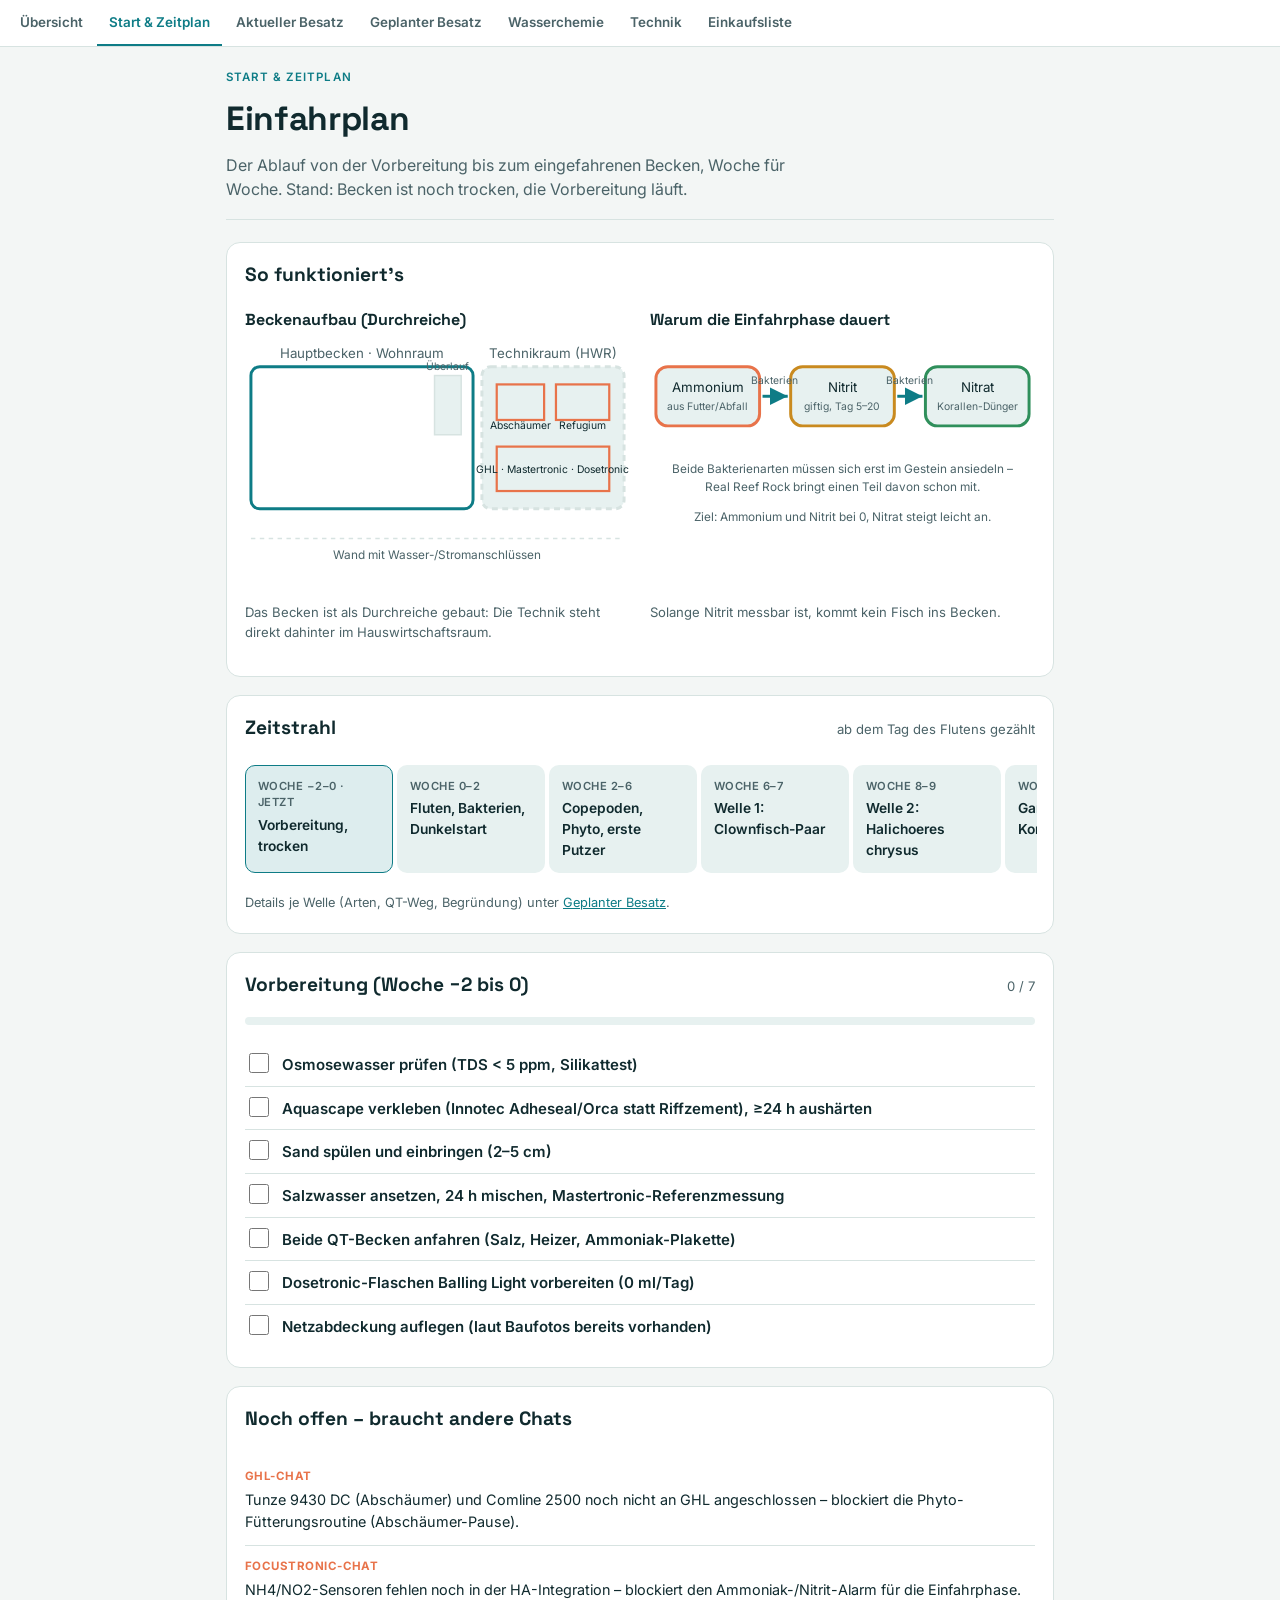
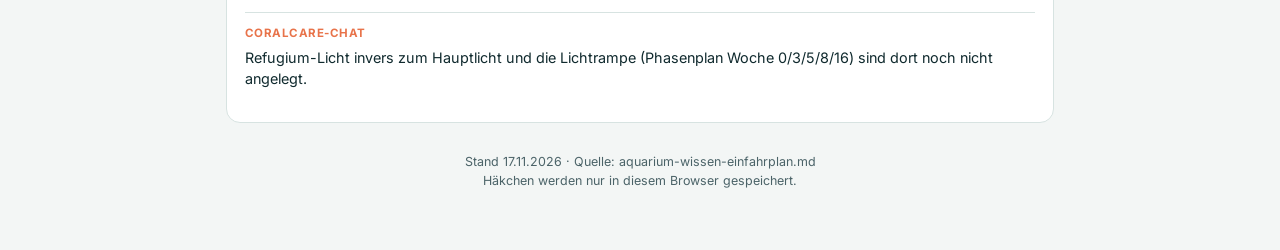
<file: start.html>
<!doctype html>
<html lang="de">
<head>
<meta charset="utf-8">
<meta name="viewport" content="width=device-width,initial-scale=1,viewport-fit=cover">
<title>Start & Zeitplan – Aquarium-Wiki</title>
<meta name="robots" content="noindex, nofollow">
<link rel="stylesheet" href="https://fonts.googleapis.com/css2?family=Space+Grotesk:wght@500;700&family=Inter:wght@400;500;600;700&display=swap">
<link rel="stylesheet" href="style.css">
</head>
<body>
<nav class="topnav">
  <a href="index.html">Übersicht</a>
  <a href="start.html">Start &amp; Zeitplan</a>
  <a href="besatz-aktuell.html">Aktueller Besatz</a>
  <a href="besatz-geplant.html">Geplanter Besatz</a>
  <a href="wasserchemie.html">Wasserchemie</a>
  <a href="technik.html">Technik</a>
  <a href="einkauf.html">Einkaufsliste</a>
</nav>
<div class="wrap">
  <div class="hero">
    <div class="eyebrow">Start &amp; Zeitplan</div>
    <h1>Einfahrplan</h1>
    <p class="muted" style="margin:0;max-width:60ch">Der Ablauf von der Vorbereitung bis zum eingefahrenen Becken, Woche für Woche. Stand: Becken ist noch trocken, die Vorbereitung läuft.</p>
  </div>

  <div class="card">
    <div class="section-head"><h2>So funktioniert's</h2></div>
    <div style="display:grid;grid-template-columns:repeat(auto-fit,minmax(260px,1fr));gap:20px">
      <div>
        <h3 style="margin-bottom:8px">Beckenaufbau (Durchreiche)</h3>
        <svg viewBox="0 0 260 170" style="width:100%;height:auto" role="img" aria-label="Schema: Hauptbecken mit Überlauf, Refugium und Technikabteil im Nebenraum">
          <rect x="4" y="18" width="150" height="96" rx="6" fill="none" stroke="var(--accent)" stroke-width="2"/>
          <text x="79" y="12" text-anchor="middle" font-size="9" fill="var(--fg-muted)">Hauptbecken · Wohnraum</text>
          <rect x="128" y="24" width="18" height="40" fill="var(--chip-bg)" stroke="var(--border)"/>
          <text x="137" y="20" text-anchor="middle" font-size="7" fill="var(--fg-muted)">Überlauf</text>
          <rect x="160" y="18" width="96" height="96" rx="6" fill="var(--chip-bg)" stroke="var(--border)" stroke-width="2" stroke-dasharray="4 3"/>
          <text x="208" y="12" text-anchor="middle" font-size="9" fill="var(--fg-muted)">Technikraum (HWR)</text>
          <rect x="170" y="30" width="32" height="24" fill="none" stroke="var(--coral)" stroke-width="1.5"/>
          <text x="186" y="60" text-anchor="middle" font-size="7" fill="var(--fg)">Abschäumer</text>
          <rect x="210" y="30" width="36" height="24" fill="none" stroke="var(--coral)" stroke-width="1.5"/>
          <text x="228" y="60" text-anchor="middle" font-size="7" fill="var(--fg)">Refugium</text>
          <rect x="170" y="72" width="76" height="30" fill="none" stroke="var(--coral)" stroke-width="1.5"/>
          <text x="208" y="90" text-anchor="middle" font-size="7" fill="var(--fg)">GHL · Mastertronic · Dosetronic</text>
          <line x1="4" y1="134" x2="256" y2="134" stroke="var(--border)" stroke-width="1" stroke-dasharray="3 3"/>
          <text x="130" y="148" text-anchor="middle" font-size="8" fill="var(--fg-muted)">Wand mit Wasser-/Stromanschlüssen</text>
        </svg>
        <p class="muted" style="font-size:.82rem;margin-top:6px">Das Becken ist als Durchreiche gebaut: Die Technik steht direkt dahinter im Hauswirtschaftsraum.</p>
      </div>
      <div>
        <h3 style="margin-bottom:8px">Warum die Einfahrphase dauert</h3>
        <svg viewBox="0 0 260 170" style="width:100%;height:auto" role="img" aria-label="Stickstoffkreislauf: Ammonium wird von Bakterien zu Nitrit, dann zu Nitrat abgebaut">
          <g font-size="9" fill="var(--fg)" text-anchor="middle">
            <rect x="4" y="18" width="70" height="40" rx="8" fill="var(--chip-bg)" stroke="var(--coral)" stroke-width="2"/>
            <text x="39" y="35">Ammonium</text><text x="39" y="47" font-size="7" fill="var(--fg-muted)">aus Futter/Abfall</text>
            <rect x="95" y="18" width="70" height="40" rx="8" fill="var(--chip-bg)" stroke="var(--warn)" stroke-width="2"/>
            <text x="130" y="35">Nitrit</text><text x="130" y="47" font-size="7" fill="var(--fg-muted)">giftig, Tag 5–20</text>
            <rect x="186" y="18" width="70" height="40" rx="8" fill="var(--chip-bg)" stroke="var(--ok)" stroke-width="2"/>
            <text x="221" y="35">Nitrat</text><text x="221" y="47" font-size="7" fill="var(--fg-muted)">Korallen-Dünger</text>
          </g>
          <path d="M76 38 H93" stroke="var(--accent)" stroke-width="2" marker-end="url(#arr)"/>
          <path d="M167 38 H184" stroke="var(--accent)" stroke-width="2" marker-end="url(#arr)"/>
          <defs><marker id="arr" markerWidth="8" markerHeight="8" refX="6" refY="3" orient="auto"><path d="M0,0 L6,3 L0,6 Z" fill="var(--accent)"/></marker></defs>
          <text x="84" y="30" text-anchor="middle" font-size="7" fill="var(--fg-muted)">Bakterien</text>
          <text x="175" y="30" text-anchor="middle" font-size="7" fill="var(--fg-muted)">Bakterien</text>
          <text x="130" y="90" text-anchor="middle" font-size="8" fill="var(--fg-muted)">Beide Bakterienarten müssen sich erst im Gestein ansiedeln –</text>
          <text x="130" y="102" text-anchor="middle" font-size="8" fill="var(--fg-muted)">Real Reef Rock bringt einen Teil davon schon mit.</text>
          <text x="130" y="122" text-anchor="middle" font-size="8" fill="var(--fg-muted)">Ziel: Ammonium und Nitrit bei 0, Nitrat steigt leicht an.</text>
        </svg>
        <p class="muted" style="font-size:.82rem;margin-top:6px">Solange Nitrit messbar ist, kommt kein Fisch ins Becken.</p>
      </div>
    </div>
  </div>

  <div class="card">
    <div class="section-head"><h2>Zeitstrahl</h2><span class="muted" style="font-size:.82rem">ab dem Tag des Flutens gezählt</span></div>
    <div class="timeline">
      <div class="tl-step now"><div class="wk">Woche −2–0 · jetzt</div><div class="what">Vorbereitung, trocken</div></div>
      <div class="tl-step"><div class="wk">Woche 0–2</div><div class="what">Fluten, Bakterien, Dunkelstart</div></div>
      <div class="tl-step"><div class="wk">Woche 2–6</div><div class="what">Copepoden, Phyto, erste Putzer</div></div>
      <div class="tl-step"><div class="wk">Woche 6–7</div><div class="what">Welle 1: Clownfisch-Paar</div></div>
      <div class="tl-step"><div class="wk">Woche 8–9</div><div class="what">Welle 2: Halichoeres chrysus</div></div>
      <div class="tl-step"><div class="wk">Woche 8–10</div><div class="what">Garnelen + erste Korallen</div></div>
      <div class="tl-step"><div class="wk">Monat 3</div><div class="what">Welle 3: Aalgrundel</div></div>
      <div class="tl-step"><div class="wk">Monat 4–6</div><div class="what">Welle 4: beide Zwergkaiser</div></div>
      <div class="tl-step"><div class="wk">Monat 4–6</div><div class="what">SPS-Start: Seriatopora, Montipora</div></div>
      <div class="tl-step"><div class="wk">Monat 6–9</div><div class="what">Welle 5: Mandarin</div></div>
      <div class="tl-step"><div class="wk">Monat 9–12</div><div class="what">Welle 6: Seenadel-Paar (optional)</div></div>
    </div>
    <p class="muted" style="font-size:.8rem;margin:10px 0 0">Details je Welle (Arten, QT-Weg, Begründung) unter <a href="besatz-geplant.html">Geplanter Besatz</a>.</p>
  </div>

  <div class="card">
    <div class="section-head">
      <h2>Vorbereitung (Woche −2 bis 0)</h2>
      <span class="muted" data-progress style="font-size:.82rem"></span>
    </div>
    <div class="progress-track" style="margin-bottom:14px"><div class="progress-fill" data-progressbar></div></div>
    <div class="cat">
      <label class="item" data-id="p1"><input type="checkbox" data-id="p1"><span class="body"><span class="label">Osmosewasser prüfen (TDS &lt; 5 ppm, Silikattest)</span></span></label>
      <label class="item" data-id="p2"><input type="checkbox" data-id="p2"><span class="body"><span class="label">Aquascape verkleben (Innotec Adheseal/Orca statt Riffzement), ≥24 h aushärten</span></span></label>
      <label class="item" data-id="p3"><input type="checkbox" data-id="p3"><span class="body"><span class="label">Sand spülen und einbringen (2–5 cm)</span></span></label>
      <label class="item" data-id="p4"><input type="checkbox" data-id="p4"><span class="body"><span class="label">Salzwasser ansetzen, 24 h mischen, Mastertronic-Referenzmessung</span></span></label>
      <label class="item" data-id="p5"><input type="checkbox" data-id="p5"><span class="body"><span class="label">Beide QT-Becken anfahren (Salz, Heizer, Ammoniak-Plakette)</span></span></label>
      <label class="item" data-id="p6"><input type="checkbox" data-id="p6"><span class="body"><span class="label">Dosetronic-Flaschen Balling Light vorbereiten (0 ml/Tag)</span></span></label>
      <label class="item" data-id="p7"><input type="checkbox" data-id="p7"><span class="body"><span class="label">Netzabdeckung auflegen (laut Baufotos bereits vorhanden)</span></span></label>
    </div>
  </div>

  <div class="card">
    <div class="section-head"><h2>Noch offen – braucht andere Chats</h2></div>
    <div class="cat">
      <div class="block-item"><div class="who">GHL-Chat</div><p>Tunze 9430 DC (Abschäumer) und Comline 2500 noch nicht an GHL angeschlossen – blockiert die Phyto-Fütterungsroutine (Abschäumer-Pause).</p></div>
      <div class="block-item"><div class="who">Focustronic-Chat</div><p>NH4/NO2-Sensoren fehlen noch in der HA-Integration – blockiert den Ammoniak-/Nitrit-Alarm für die Einfahrphase.</p></div>
      <div class="block-item"><div class="who">CoralCare-Chat</div><p>Refugium-Licht invers zum Hauptlicht und die Lichtrampe (Phasenplan Woche 0/3/5/8/16) sind dort noch nicht angelegt.</p></div>
    </div>
  </div>

  <div class="foot">
    Stand 17.11.2026 · Quelle: aquarium-wissen-einfahrplan.md<br>
    Häkchen werden nur in diesem Browser gespeichert.
  </div>
</div>
<script src="app.js"></script>
<script>initChecklist('vorbereitung');</script>
</body>
</html>
</file>
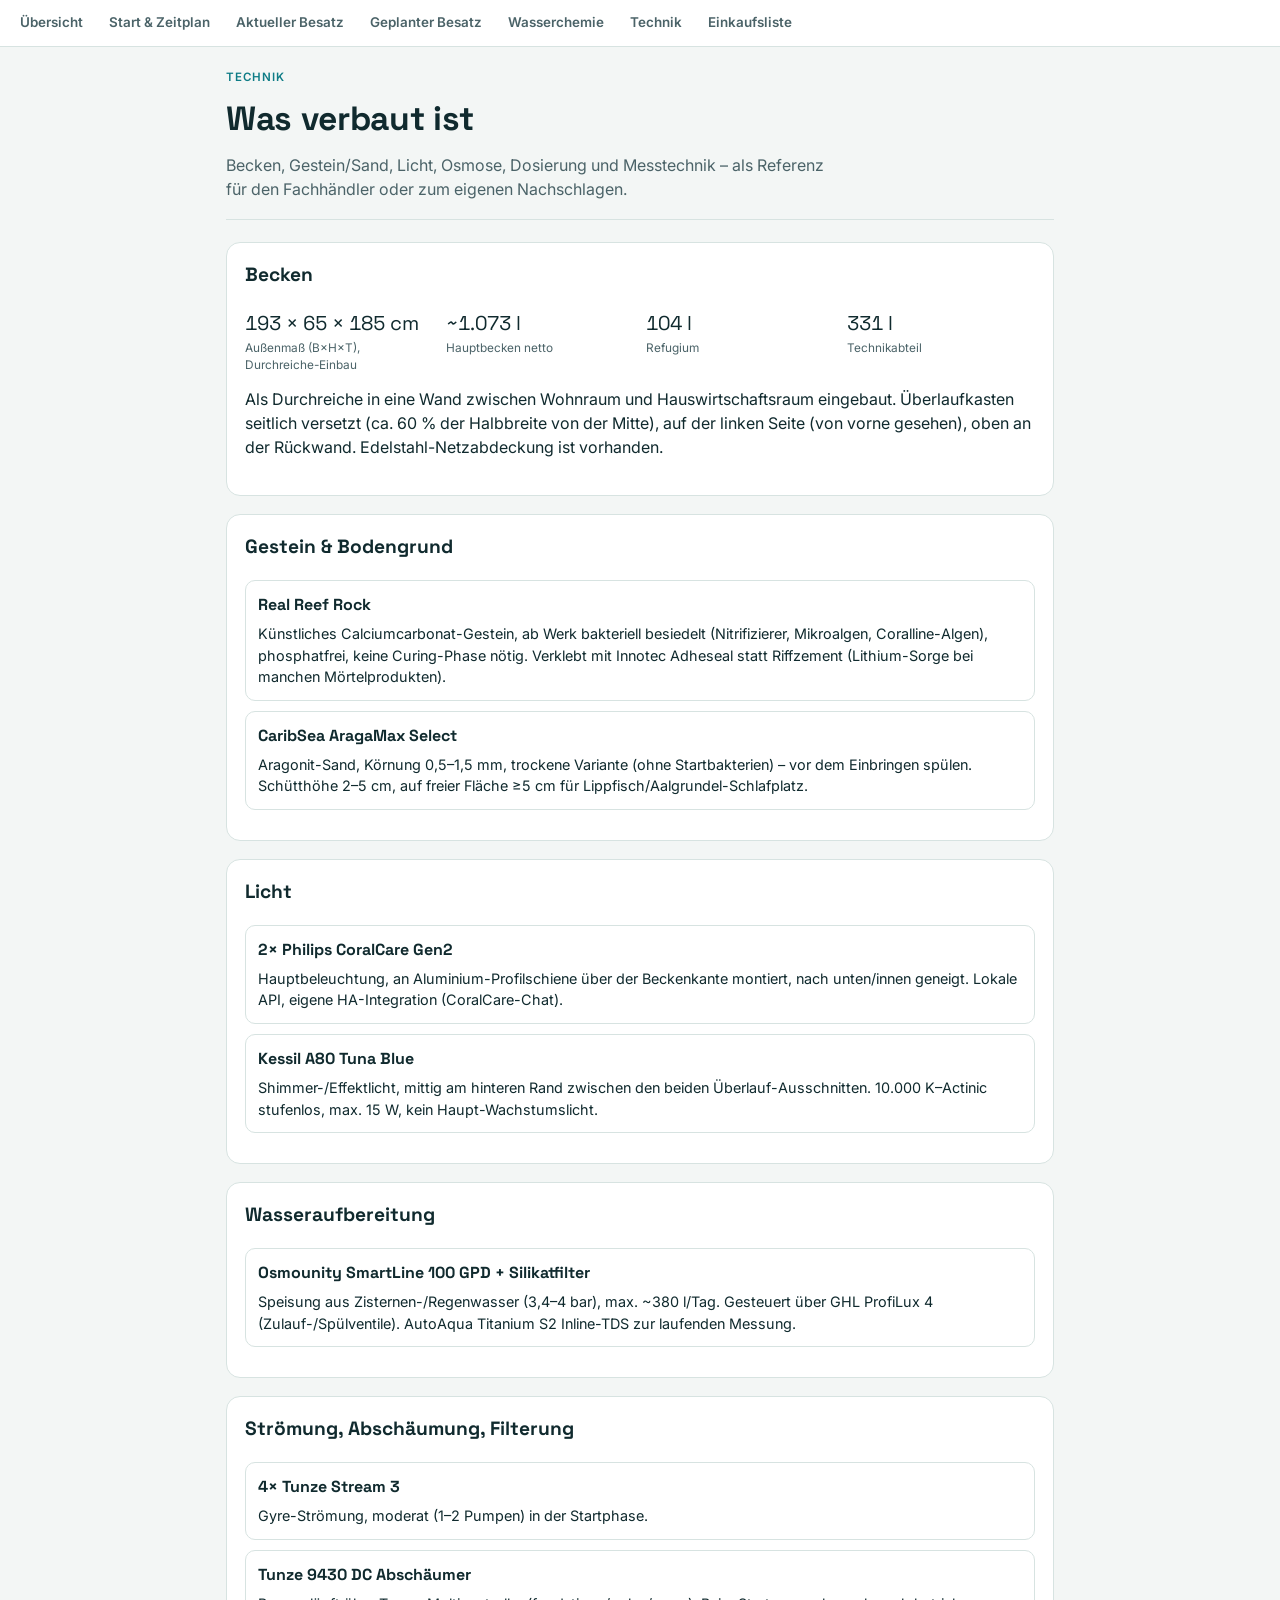
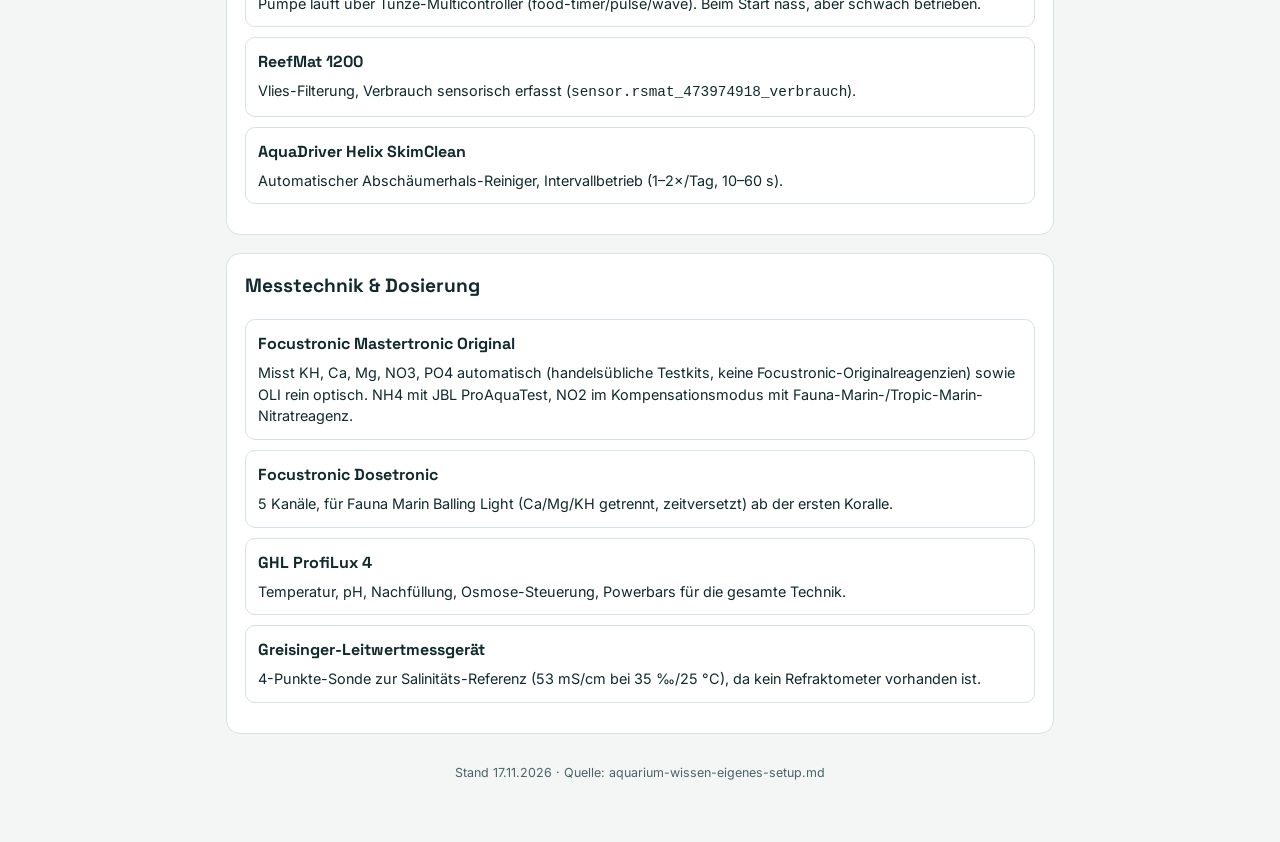
<file: technik.html>
<!doctype html>
<html lang="de">
<head>
<meta charset="utf-8">
<meta name="viewport" content="width=device-width,initial-scale=1,viewport-fit=cover">
<title>Technik – Aquarium-Wiki</title>
<meta name="robots" content="noindex, nofollow">
<link rel="stylesheet" href="https://fonts.googleapis.com/css2?family=Space+Grotesk:wght@500;700&family=Inter:wght@400;500;600;700&display=swap">
<link rel="stylesheet" href="style.css">
</head>
<body>
<nav class="topnav">
  <a href="index.html">Übersicht</a>
  <a href="start.html">Start &amp; Zeitplan</a>
  <a href="besatz-aktuell.html">Aktueller Besatz</a>
  <a href="besatz-geplant.html">Geplanter Besatz</a>
  <a href="wasserchemie.html">Wasserchemie</a>
  <a href="technik.html">Technik</a>
  <a href="einkauf.html">Einkaufsliste</a>
</nav>
<div class="wrap">
  <div class="hero">
    <div class="eyebrow">Technik</div>
    <h1>Was verbaut ist</h1>
    <p class="muted" style="margin:0;max-width:60ch">Becken, Gestein/Sand, Licht, Osmose, Dosierung und Messtechnik – als Referenz für den Fachhändler oder zum eigenen Nachschlagen.</p>
  </div>

  <div class="card">
    <div class="section-head"><h2>Becken</h2></div>
    <div class="steckbrief">
      <div class="stat"><div class="num">193 × 65 × 185 cm</div><div class="lbl">Außenmaß (B×H×T), Durchreiche-Einbau</div></div>
      <div class="stat"><div class="num">~1.073 l</div><div class="lbl">Hauptbecken netto</div></div>
      <div class="stat"><div class="num">104 l</div><div class="lbl">Refugium</div></div>
      <div class="stat"><div class="num">331 l</div><div class="lbl">Technikabteil</div></div>
    </div>
    <p style="margin-top:12px">Als Durchreiche in eine Wand zwischen Wohnraum und Hauswirtschaftsraum eingebaut. Überlaufkasten seitlich versetzt (ca. 60 % der Halbbreite von der Mitte), auf der linken Seite (von vorne gesehen), oben an der Rückwand. Edelstahl-Netzabdeckung ist vorhanden.</p>
  </div>

  <div class="card">
    <div class="section-head"><h2>Gestein &amp; Bodengrund</h2></div>
    <div class="species"><h3>Real Reef Rock</h3><p>Künstliches Calciumcarbonat-Gestein, ab Werk bakteriell besiedelt (Nitrifizierer, Mikroalgen, Coralline-Algen), phosphatfrei, keine Curing-Phase nötig. Verklebt mit Innotec Adheseal statt Riffzement (Lithium-Sorge bei manchen Mörtelprodukten).</p></div>
    <div class="species"><h3>CaribSea AragaMax Select</h3><p>Aragonit-Sand, Körnung 0,5–1,5 mm, trockene Variante (ohne Startbakterien) – vor dem Einbringen spülen. Schütthöhe 2–5 cm, auf freier Fläche ≥5 cm für Lippfisch/Aalgrundel-Schlafplatz.</p></div>
  </div>

  <div class="card">
    <div class="section-head"><h2>Licht</h2></div>
    <div class="species"><h3>2× Philips CoralCare Gen2</h3><p>Hauptbeleuchtung, an Aluminium-Profilschiene über der Beckenkante montiert, nach unten/innen geneigt. Lokale API, eigene HA-Integration (CoralCare-Chat).</p></div>
    <div class="species"><h3>Kessil A80 Tuna Blue</h3><p>Shimmer-/Effektlicht, mittig am hinteren Rand zwischen den beiden Überlauf-Ausschnitten. 10.000 K–Actinic stufenlos, max. 15 W, kein Haupt-Wachstumslicht.</p></div>
  </div>

  <div class="card">
    <div class="section-head"><h2>Wasseraufbereitung</h2></div>
    <div class="species"><h3>Osmounity SmartLine 100 GPD + Silikatfilter</h3><p>Speisung aus Zisternen-/Regenwasser (3,4–4 bar), max. ~380 l/Tag. Gesteuert über GHL ProfiLux 4 (Zulauf-/Spülventile). AutoAqua Titanium S2 Inline-TDS zur laufenden Messung.</p></div>
  </div>

  <div class="card">
    <div class="section-head"><h2>Strömung, Abschäumung, Filterung</h2></div>
    <div class="species"><h3>4× Tunze Stream 3</h3><p>Gyre-Strömung, moderat (1–2 Pumpen) in der Startphase.</p></div>
    <div class="species"><h3>Tunze 9430 DC Abschäumer</h3><p>Pumpe läuft über Tunze-Multicontroller (food-timer/pulse/wave). Beim Start nass, aber schwach betrieben.</p></div>
    <div class="species"><h3>ReefMat 1200</h3><p>Vlies-Filterung, Verbrauch sensorisch erfasst (<code>sensor.rsmat_473974918_verbrauch</code>).</p></div>
    <div class="species"><h3>AquaDriver Helix SkimClean</h3><p>Automatischer Abschäumerhals-Reiniger, Intervallbetrieb (1–2×/Tag, 10–60 s).</p></div>
  </div>

  <div class="card">
    <div class="section-head"><h2>Messtechnik &amp; Dosierung</h2></div>
    <div class="species"><h3>Focustronic Mastertronic Original</h3><p>Misst KH, Ca, Mg, NO3, PO4 automatisch (handelsübliche Testkits, keine Focustronic-Originalreagenzien) sowie OLI rein optisch. NH4 mit JBL ProAquaTest, NO2 im Kompensationsmodus mit Fauna-Marin-/Tropic-Marin-Nitratreagenz.</p></div>
    <div class="species"><h3>Focustronic Dosetronic</h3><p>5 Kanäle, für Fauna Marin Balling Light (Ca/Mg/KH getrennt, zeitversetzt) ab der ersten Koralle.</p></div>
    <div class="species"><h3>GHL ProfiLux 4</h3><p>Temperatur, pH, Nachfüllung, Osmose-Steuerung, Powerbars für die gesamte Technik.</p></div>
    <div class="species"><h3>Greisinger-Leitwertmessgerät</h3><p>4-Punkte-Sonde zur Salinitäts-Referenz (53 mS/cm bei 35 ‰/25 °C), da kein Refraktometer vorhanden ist.</p></div>
  </div>

  <div class="foot">Stand 17.11.2026 · Quelle: aquarium-wissen-eigenes-setup.md</div>
</div>
</body>
</html>
</file>
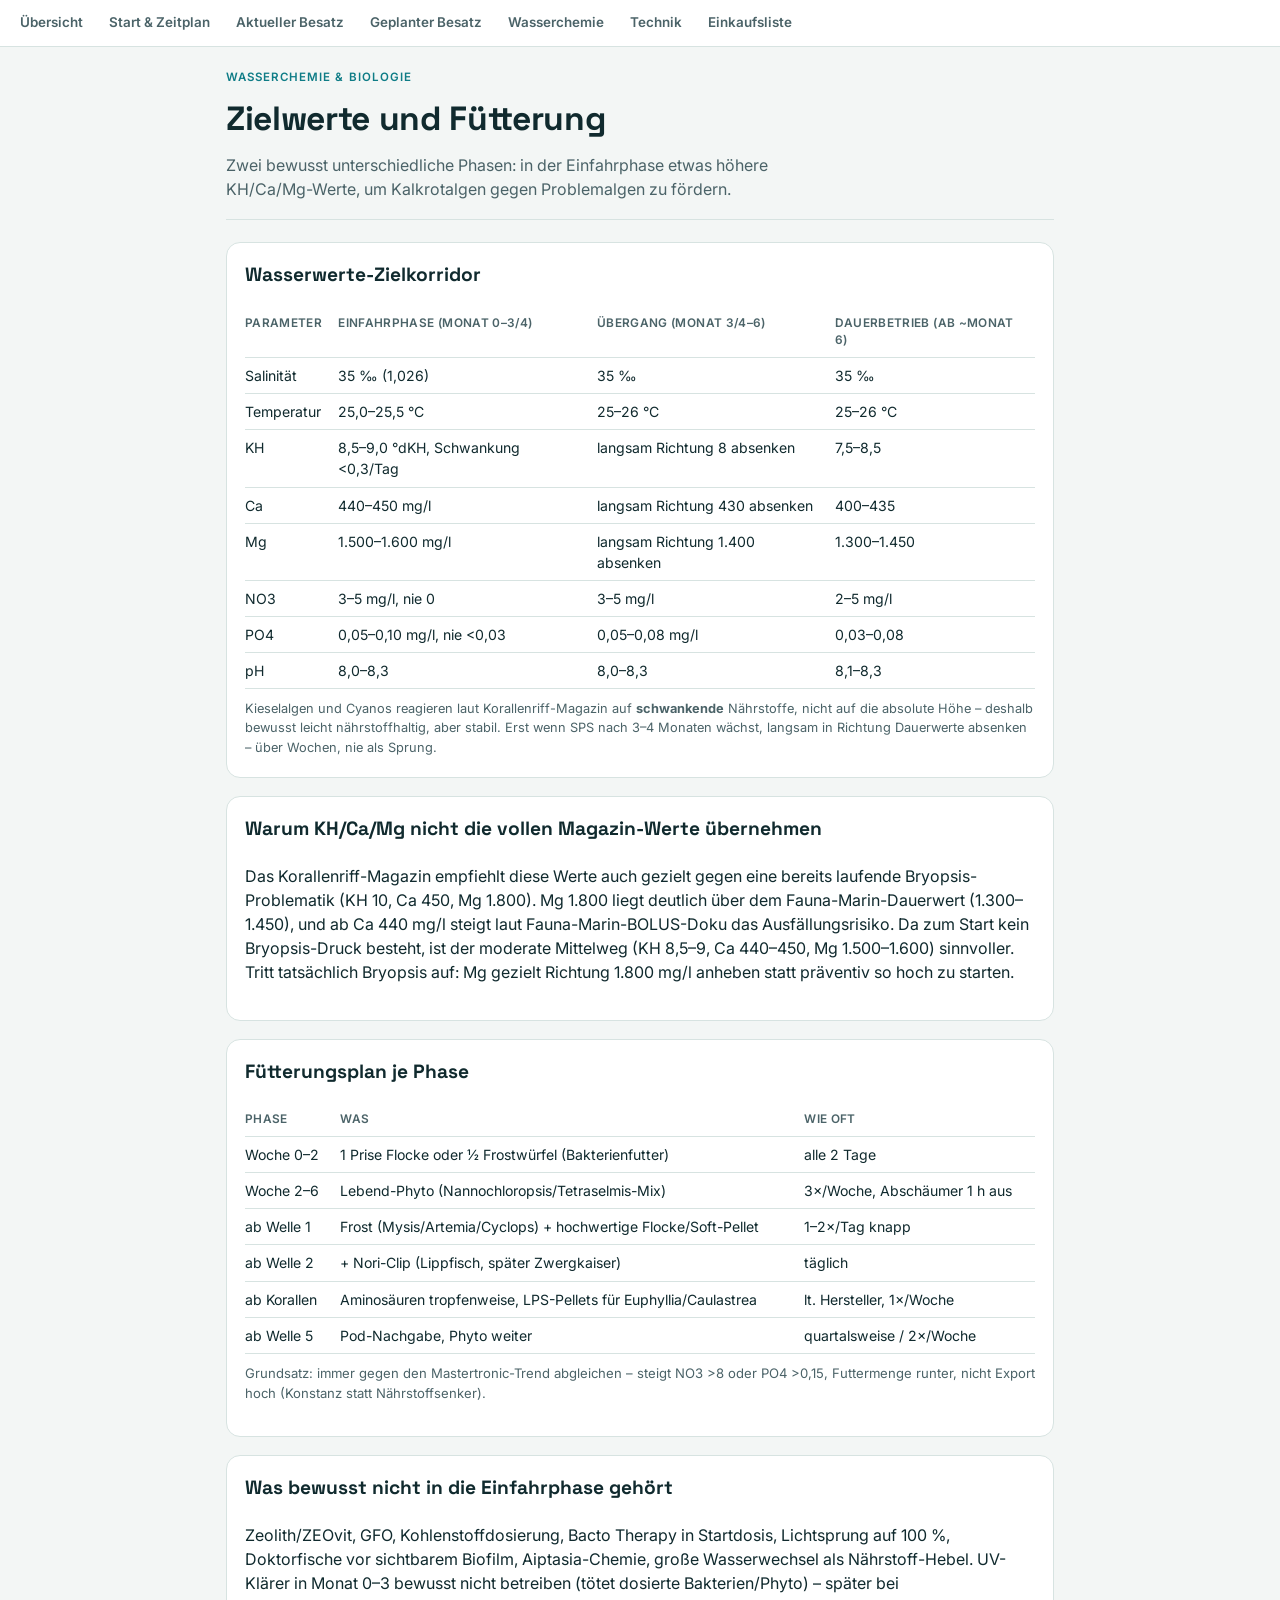
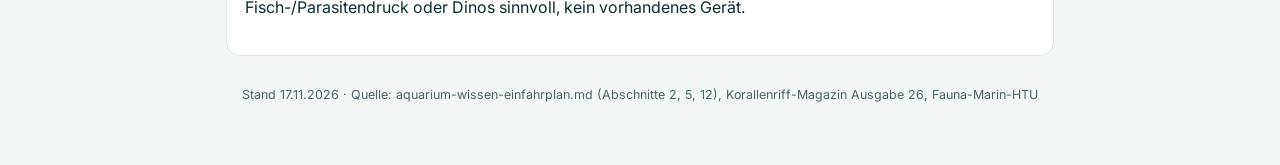
<file: wasserchemie.html>
<!doctype html>
<html lang="de">
<head>
<meta charset="utf-8">
<meta name="viewport" content="width=device-width,initial-scale=1,viewport-fit=cover">
<title>Wasserchemie – Aquarium-Wiki</title>
<meta name="robots" content="noindex, nofollow">
<link rel="stylesheet" href="https://fonts.googleapis.com/css2?family=Space+Grotesk:wght@500;700&family=Inter:wght@400;500;600;700&display=swap">
<link rel="stylesheet" href="style.css">
</head>
<body>
<nav class="topnav">
  <a href="index.html">Übersicht</a>
  <a href="start.html">Start &amp; Zeitplan</a>
  <a href="besatz-aktuell.html">Aktueller Besatz</a>
  <a href="besatz-geplant.html">Geplanter Besatz</a>
  <a href="wasserchemie.html">Wasserchemie</a>
  <a href="technik.html">Technik</a>
  <a href="einkauf.html">Einkaufsliste</a>
</nav>
<div class="wrap">
  <div class="hero">
    <div class="eyebrow">Wasserchemie &amp; Biologie</div>
    <h1>Zielwerte und Fütterung</h1>
    <p class="muted" style="margin:0;max-width:60ch">Zwei bewusst unterschiedliche Phasen: in der Einfahrphase etwas höhere KH/Ca/Mg-Werte, um Kalkrotalgen gegen Problemalgen zu fördern.</p>
  </div>

  <div class="card">
    <div class="section-head"><h2>Wasserwerte-Zielkorridor</h2></div>
    <div class="tablewrap">
      <table class="data">
        <tr><th>Parameter</th><th>Einfahrphase (Monat 0–3/4)</th><th>Übergang (Monat 3/4–6)</th><th>Dauerbetrieb (ab ~Monat 6)</th></tr>
        <tr><td>Salinität</td><td>35 ‰ (1,026)</td><td>35 ‰</td><td>35 ‰</td></tr>
        <tr><td>Temperatur</td><td>25,0–25,5 °C</td><td>25–26 °C</td><td>25–26 °C</td></tr>
        <tr><td>KH</td><td>8,5–9,0 °dKH, Schwankung &lt;0,3/Tag</td><td>langsam Richtung 8 absenken</td><td>7,5–8,5</td></tr>
        <tr><td>Ca</td><td>440–450 mg/l</td><td>langsam Richtung 430 absenken</td><td>400–435</td></tr>
        <tr><td>Mg</td><td>1.500–1.600 mg/l</td><td>langsam Richtung 1.400 absenken</td><td>1.300–1.450</td></tr>
        <tr><td>NO3</td><td>3–5 mg/l, nie 0</td><td>3–5 mg/l</td><td>2–5 mg/l</td></tr>
        <tr><td>PO4</td><td>0,05–0,10 mg/l, nie &lt;0,03</td><td>0,05–0,08 mg/l</td><td>0,03–0,08</td></tr>
        <tr><td>pH</td><td>8,0–8,3</td><td>8,0–8,3</td><td>8,1–8,3</td></tr>
      </table>
    </div>
    <p class="muted" style="font-size:.8rem;margin:10px 0 0">Kieselalgen und Cyanos reagieren laut Korallenriff-Magazin auf <strong>schwankende</strong> Nährstoffe, nicht auf die absolute Höhe – deshalb bewusst leicht nährstoffhaltig, aber stabil. Erst wenn SPS nach 3–4 Monaten wächst, langsam in Richtung Dauerwerte absenken – über Wochen, nie als Sprung.</p>
  </div>

  <div class="card">
    <div class="section-head"><h2>Warum KH/Ca/Mg nicht die vollen Magazin-Werte übernehmen</h2></div>
    <p>Das Korallenriff-Magazin empfiehlt diese Werte auch gezielt gegen eine bereits laufende Bryopsis-Problematik (KH 10, Ca 450, Mg 1.800). Mg 1.800 liegt deutlich über dem Fauna-Marin-Dauerwert (1.300–1.450), und ab Ca 440 mg/l steigt laut Fauna-Marin-BOLUS-Doku das Ausfällungsrisiko. Da zum Start kein Bryopsis-Druck besteht, ist der moderate Mittelweg (KH 8,5–9, Ca 440–450, Mg 1.500–1.600) sinnvoller. Tritt tatsächlich Bryopsis auf: Mg gezielt Richtung 1.800 mg/l anheben statt präventiv so hoch zu starten.</p>
  </div>

  <div class="card">
    <div class="section-head"><h2>Fütterungsplan je Phase</h2></div>
    <div class="tablewrap">
      <table class="data">
        <tr><th>Phase</th><th>Was</th><th>Wie oft</th></tr>
        <tr><td>Woche 0–2</td><td>1 Prise Flocke oder ½ Frostwürfel (Bakterienfutter)</td><td>alle 2 Tage</td></tr>
        <tr><td>Woche 2–6</td><td>Lebend-Phyto (Nannochloropsis/Tetraselmis-Mix)</td><td>3×/Woche, Abschäumer 1 h aus</td></tr>
        <tr><td>ab Welle 1</td><td>Frost (Mysis/Artemia/Cyclops) + hochwertige Flocke/Soft-Pellet</td><td>1–2×/Tag knapp</td></tr>
        <tr><td>ab Welle 2</td><td>+ Nori-Clip (Lippfisch, später Zwergkaiser)</td><td>täglich</td></tr>
        <tr><td>ab Korallen</td><td>Aminosäuren tropfenweise, LPS-Pellets für Euphyllia/Caulastrea</td><td>lt. Hersteller, 1×/Woche</td></tr>
        <tr><td>ab Welle 5</td><td>Pod-Nachgabe, Phyto weiter</td><td>quartalsweise / 2×/Woche</td></tr>
      </table>
    </div>
    <p class="muted" style="font-size:.82rem;margin-top:10px">Grundsatz: immer gegen den Mastertronic-Trend abgleichen – steigt NO3 &gt;8 oder PO4 &gt;0,15, Futtermenge runter, nicht Export hoch (Konstanz statt Nährstoffsenker).</p>
  </div>

  <div class="card">
    <div class="section-head"><h2>Was bewusst nicht in die Einfahrphase gehört</h2></div>
    <p>Zeolith/ZEOvit, GFO, Kohlenstoffdosierung, Bacto Therapy in Startdosis, Lichtsprung auf 100 %, Doktorfische vor sichtbarem Biofilm, Aiptasia-Chemie, große Wasserwechsel als Nährstoff-Hebel. UV-Klärer in Monat 0–3 bewusst nicht betreiben (tötet dosierte Bakterien/Phyto) – später bei Fisch-/Parasitendruck oder Dinos sinnvoll, kein vorhandenes Gerät.</p>
  </div>

  <div class="foot">Stand 17.11.2026 · Quelle: aquarium-wissen-einfahrplan.md (Abschnitte 2, 5, 12), Korallenriff-Magazin Ausgabe 26, Fauna-Marin-HTU</div>
</div>
</body>
</html>
</file>
<file: style.css>
:root{
  color-scheme:light;
  --bg:#f3f6f5; --bg-raised:#ffffff; --fg:#102a2e; --fg-muted:#4b6368;
  --border:#d7e3e1; --accent:#0e7c86; --accent-fg:#ffffff; --coral:#e8734a;
  --ok:#2f8f5b; --warn:#c98a1f; --chip-bg:#e7f1f0;
  --font-display:"Space Grotesk",system-ui,sans-serif; --font-body:"Inter",system-ui,sans-serif;
}
@media (prefers-color-scheme: dark){
  :root{
    color-scheme:dark;
    --bg:#0c1618; --bg-raised:#132226; --fg:#eaf3f2; --fg-muted:#9fb6b8;
    --border:#223a3c; --accent:#3fc3cc; --accent-fg:#06282b; --coral:#ff9268;
    --ok:#5fcf8f; --warn:#e3b24a; --chip-bg:#16292b;
  }
}
*{box-sizing:border-box}
html{scroll-padding-top:60px}
body{margin:0;background:var(--bg);color:var(--fg);font-family:var(--font-body);line-height:1.5}
h1,h2,h3{font-family:var(--font-display);text-wrap:balance;margin:0}
h1{font-size:clamp(1.5rem,5vw,2.1rem);letter-spacing:-0.01em}
h2{font-size:1.2rem;margin-bottom:4px}
h3{font-size:1rem}
a{color:var(--accent)}
.muted{color:var(--fg-muted)}
.eyebrow{font-size:.72rem;letter-spacing:.09em;text-transform:uppercase;color:var(--accent);font-weight:600}

nav.topnav{position:sticky;top:0;z-index:10;background:var(--bg-raised);border-bottom:1px solid var(--border);
  display:flex;gap:2px;overflow-x:auto;padding:0 8px;-webkit-overflow-scrolling:touch}
nav.topnav a{flex:0 0 auto;padding:12px 12px;font-size:.84rem;font-weight:600;text-decoration:none;color:var(--fg-muted);
  border-bottom:2px solid transparent;white-space:nowrap}
nav.topnav a.active{color:var(--accent);border-bottom-color:var(--accent)}

.wrap{max-width:860px;margin:0 auto;padding:22px 16px 60px;padding-left:max(16px,env(safe-area-inset-left,0px));padding-right:max(16px,env(safe-area-inset-right,0px))}
.hero{display:flex;flex-direction:column;gap:8px;padding-bottom:18px;border-bottom:1px solid var(--border);margin-bottom:22px}
.status-row{display:flex;flex-wrap:wrap;gap:8px;margin-top:4px}
.pill{display:inline-flex;align-items:center;gap:6px;padding:5px 12px;border-radius:99px;background:var(--chip-bg);font-size:.82rem;font-weight:600;white-space:nowrap}
.pill.warn{color:var(--warn)}
.pill.ok{color:var(--ok)}

.card{background:var(--bg-raised);border:1px solid var(--border);border-radius:14px;padding:18px 18px 20px;margin-bottom:18px}
.section-head{display:flex;align-items:baseline;justify-content:space-between;gap:10px;margin-bottom:14px;flex-wrap:wrap}

.progress-track{height:8px;border-radius:99px;background:var(--chip-bg);overflow:hidden;min-width:0}
.progress-fill{height:100%;background:var(--accent);border-radius:99px;transition:width .3s ease}

.steckbrief{display:grid;grid-template-columns:repeat(auto-fit,minmax(140px,1fr));gap:12px}
.stat{display:flex;flex-direction:column;gap:2px}
.stat .num{font-family:var(--font-display);font-size:1.25rem;font-variant-numeric:tabular-nums}
.stat .lbl{font-size:.74rem;color:var(--fg-muted)}

.timeline{display:flex;gap:0;overflow-x:auto;padding:4px 0 10px;margin:0 -2px}
.tl-step{flex:0 0 auto;width:148px;padding:12px;border-radius:10px;margin:0 2px;background:var(--chip-bg);border:1px solid transparent}
.tl-step.now{border-color:var(--accent);background:color-mix(in srgb, var(--accent) 14%, var(--bg-raised))}
.tl-step .wk{font-size:.7rem;color:var(--fg-muted);font-weight:600;text-transform:uppercase;letter-spacing:.04em}
.tl-step .what{font-size:.86rem;margin-top:4px;font-weight:600}

table.data{width:100%;border-collapse:collapse;font-size:.88rem}
table.data th,table.data td{text-align:left;padding:7px 8px;border-bottom:1px solid var(--border);vertical-align:top}
table.data th{color:var(--fg-muted);font-weight:600;font-size:.74rem;text-transform:uppercase;letter-spacing:.03em}
table.data td:first-child,table.data th:first-child{padding-left:0}
.tablewrap{overflow-x:auto}

.cat{margin-top:18px}
.cat:first-child{margin-top:0}
.cat-title{font-size:.78rem;font-weight:700;text-transform:uppercase;letter-spacing:.04em;color:var(--accent);margin-bottom:8px;display:flex;align-items:center;gap:8px}
.cat-title .line{flex:1;height:1px;background:var(--border)}
.item{display:flex;align-items:flex-start;gap:10px;padding:9px 0;border-bottom:1px solid var(--border)}
.item:last-child{border-bottom:none}
.item input[type=checkbox]{width:20px;height:20px;margin-top:1px;flex:0 0 auto;accent-color:var(--accent)}
.item .body{flex:1;min-width:0}
.item .label{font-weight:600;font-size:.94rem}
.item.done .label{text-decoration:line-through;color:var(--fg-muted);font-weight:500}
.item .meta{font-size:.82rem;color:var(--fg-muted);margin-top:1px;display:flex;flex-wrap:wrap;gap:4px 10px}
.item .price{font-variant-numeric:tabular-nums;font-weight:600;color:var(--fg)}
.item.done .price{color:var(--fg-muted);font-weight:500}
.tag{font-size:.72rem;padding:1px 7px;border-radius:99px;background:var(--chip-bg)}
.tag.unsicher{color:var(--warn)}
.tag.offen{color:var(--coral)}

.block-item{padding:12px 0;border-bottom:1px solid var(--border)}
.block-item:last-child{border-bottom:none}
.block-item .who{font-size:.72rem;text-transform:uppercase;letter-spacing:.04em;color:var(--coral);font-weight:700}
.block-item p{margin:4px 0 0;font-size:.9rem}

.species{border:1px solid var(--border);border-radius:10px;padding:12px;margin-bottom:10px;background:var(--bg-raised)}
.species h3{display:flex;flex-wrap:wrap;gap:8px;align-items:baseline}
.species .latin{font-style:italic;color:var(--fg-muted);font-weight:400;font-size:.88rem}
.species p{margin:6px 0 0;font-size:.9rem}
.species.warn{border-color:var(--warn)}

.foot{margin-top:30px;font-size:.78rem;color:var(--fg-muted);text-align:center}

@media (max-width:480px){ .item .meta{flex-direction:column;gap:2px} }
</file>
